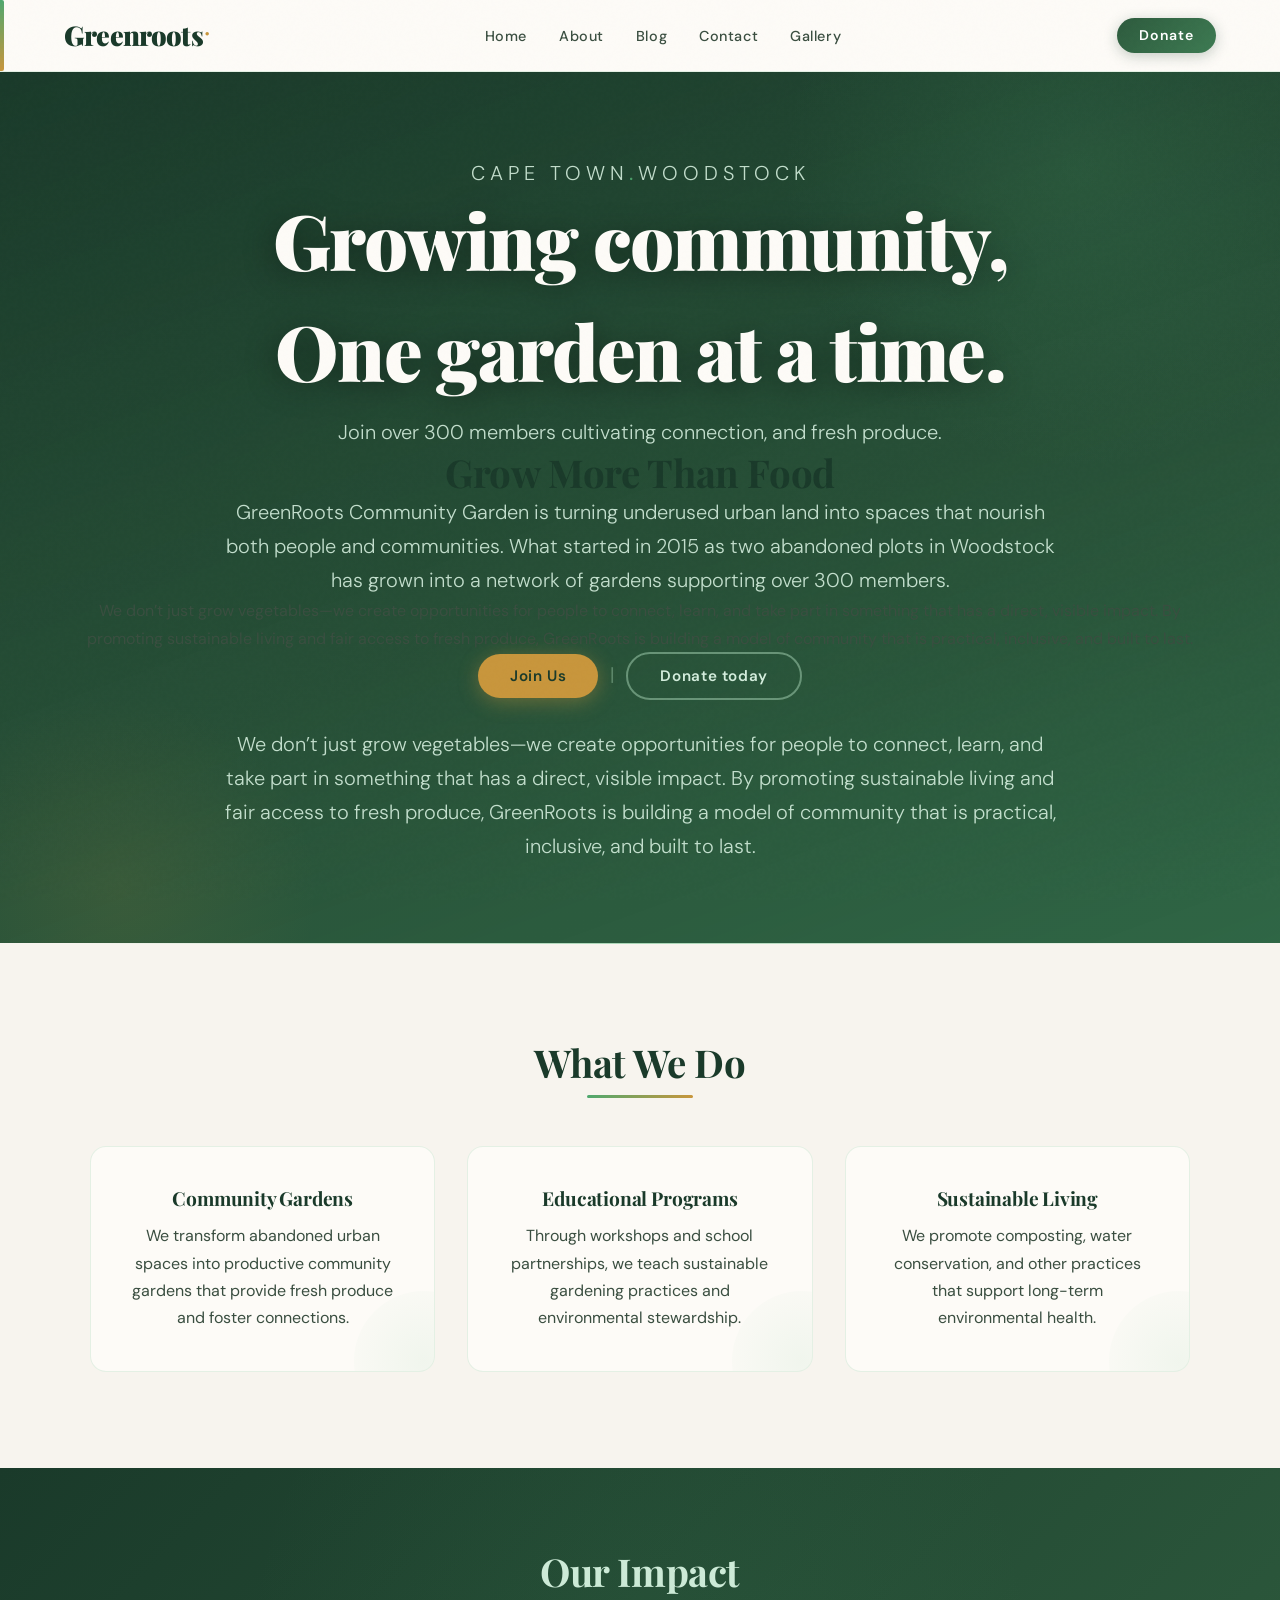
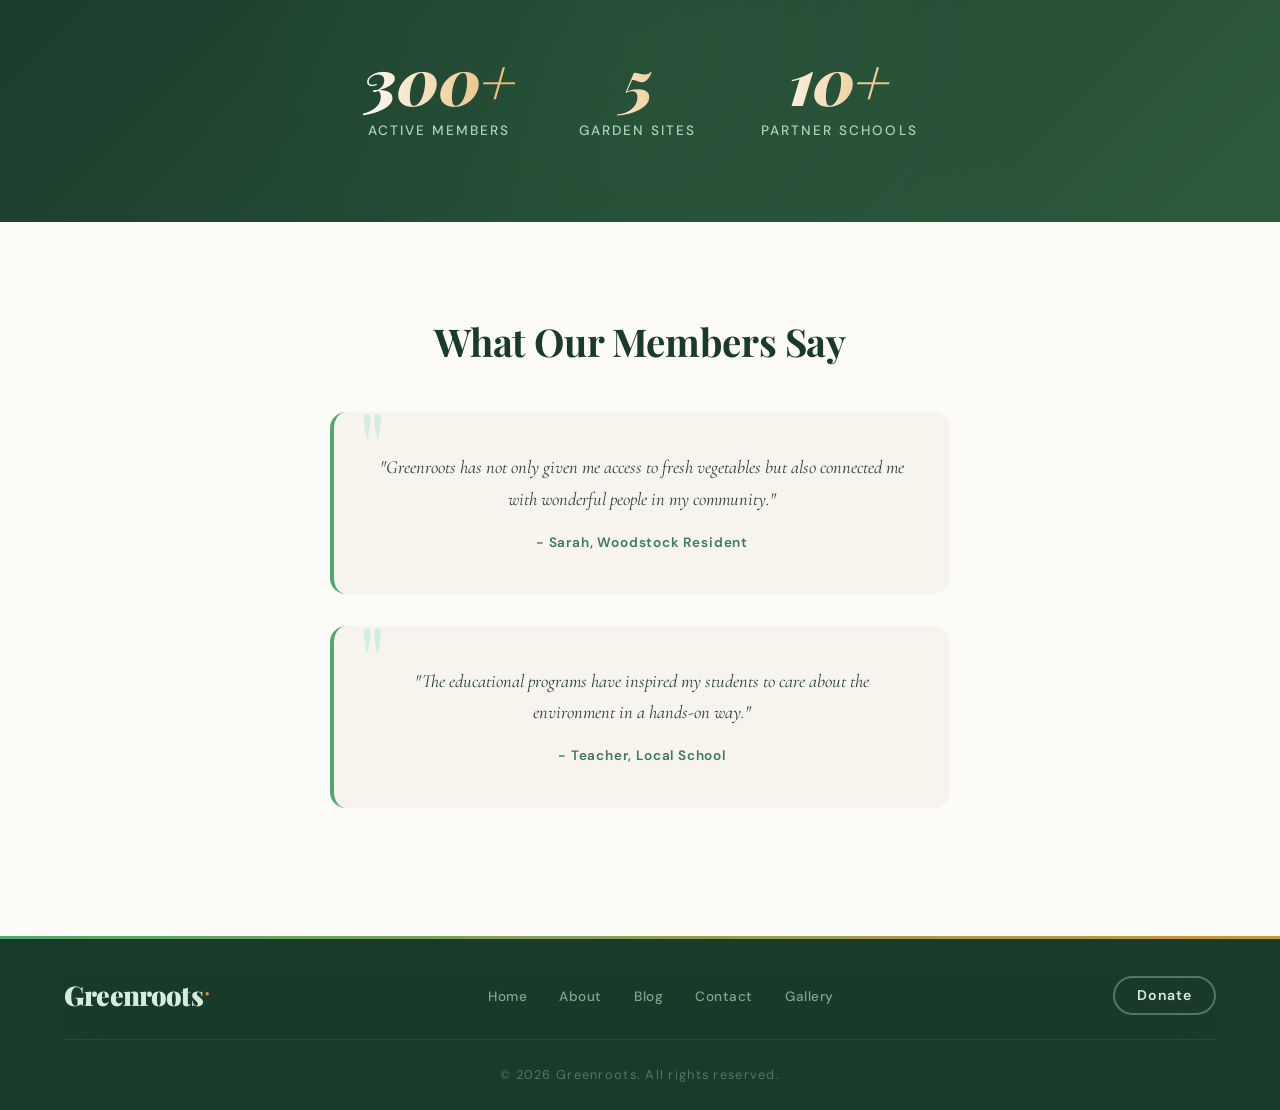
<file: Greenroots web part 2 Lesther ndlovu/Index.html>
<!DOCTYPE html>
<html lang="en">
<head>
    <meta charset="UTF-8">
    <meta name="viewport" content="width=device-width, initial-scale=1.0">
    <title>Home</title>
    <link rel="stylesheet" href="style.css">

</head>
<!-- <body> - Contains the visible content of the webpage -->
<body>
    <!-- <nav class="navbar"> - Defines the navigation section with site menu -->
    <nav class="navbar">
        <!-- <h2 class="logo"> - Heading for the site logo/brand name -->
        <h2 class="logo">Greenroots</h2>
        <!-- <ul class="nav-links"> - Unordered list for navigation links -->
        <ul class="nav-links">
            <!-- <li> - List item for each navigation link -->
            <li><a href="Landingpage.html">Home</a></li>
            <li><a href="About.html">About</a></li>
            <li><a href="Blog.html">Blog</a></li>
            <li><a href="Contact.html">Contact</a></li>
            <li><a href="Gallery.html">Gallery</a></li>
        </ul>
        <!-- <a href="Donate.html" class="donate-btn"> - Link to donate page with button styling -->
        <!-- <button> - Interactive button element -->
        <a href="Donate.html" class="donate-btn"><button>Donate</button></a>
    
    </nav>

    
</section>


<!-- <div class="home-container"> - Container div for the main content area -->
<div class="home-container">
    <!-- <div class="Home-content"> - Content wrapper with background styling -->
    <div class="Home-content">
        <!-- <section class="hero"> - Hero section for main page content -->
        <section class="hero">
            <!-- <p class="location"> - Paragraph with location styling -->
            <p class="location">CAPE TOWN<span class="dot">.</span>WOODSTOCK</p>
            <!-- <h1> - Main heading elements -->
            <h1>Growing community, </h1>
        
        
        <h1>One garden at a time.</h1>
            <!-- <p> - Paragraph elements for descriptive text -->
            <p>Join over 300 members cultivating connection, and fresh produce.</p>

            <!-- <h2> - Secondary heading -->
            <h2><center>Grow More Than Food</center></h2>
<p>GreenRoots Community Garden is turning underused urban land into spaces that nourish both people and communities. What started in 2015 as two abandoned plots in Woodstock has grown into a network of gardens supporting over 300 members.</p>

We don’t just grow vegetables—we create opportunities for people to connect, learn, and take part in something that has a direct, visible impact. By promoting sustainable living and fair access to fresh produce, GreenRoots is building a model of community that is practical, inclusive, and built to last.
            <!-- <a class="join-btn"> - Link styled as a button -->
            <a href="#" class="join-btn"><button>Join Us</button></a>
        <!-- <span class="divider"> - Span for visual divider -->
        <span class="divider">|</span>
        <a href="#" class="learn-btn"><button>Donate today</button></a>
<br><br>
        <p>We don’t just grow vegetables—we create opportunities for people to connect, learn, and take part in something that has a direct, visible impact. By promoting sustainable living and fair access to fresh produce, GreenRoots is building a model of community that is practical, inclusive, and built to last.</p>
    </div>
    </div>

    <!-- <section class="what-we-do"> - Section for "What We Do" content -->
    <section class="what-we-do">
        <h2>What We Do</h2>
        <!-- <div class="features"> - Container for feature items -->
        <div class="features">
            <!-- <div class="feature"> - Individual feature container -->
            <div class="feature">
                <!-- <h3> - Tertiary heading -->
                <h3>Community Gardens</h3>
                <p>We transform abandoned urban spaces into productive community gardens that provide fresh produce and foster connections.</p>
            </div>
            <div class="feature">
                <h3>Educational Programs</h3>
                <p>Through workshops and school partnerships, we teach sustainable gardening practices and environmental stewardship.</p>
            </div>
            <div class="feature">
                <h3>Sustainable Living</h3>
                <p>We promote composting, water conservation, and other practices that support long-term environmental health.</p>
            </div>
        </div>
    </section>

    <!-- <section class="impact"> - Section for impact statistics -->
    <section class="impact">
        <h2>Our Impact</h2>
        <!-- <div class="stats"> - Container for statistics -->
        <div class="stats">
            <!-- <div class="stat"> - Individual statistic container -->
            <div class="stat">
                <h3>300+</h3>
                <p>Active Members</p>
            </div>
            <div class="stat">
                <h3>5</h3>
                <p>Garden Sites</p>
            </div>
            <div class="stat">
                <h3>10+</h3>
                <p>Partner Schools</p>
            </div>
        </div>
    </section>

    <!-- <section class="testimonials"> - Section for member testimonials -->
    <section class="testimonials">
        <h2>What Our Members Say</h2>
        <!-- <div class="testimonial"> - Individual testimonial container -->
        <div class="testimonial">
            <p>"Greenroots has not only given me access to fresh vegetables but also connected me with wonderful people in my community."</p>
            <!-- <cite> - Citation element for testimonial source -->
            <cite>- Sarah, Woodstock Resident</cite>
        </div>
        <div class="testimonial">
            <p>"The educational programs have inspired my students to care about the environment in a hands-on way."</p>
            <cite>- Teacher, Local School</cite>
        </div>
    </section>

    
        
    
    <footer class="footer">
        <nav class="navbar footer-navbar">
            <h2 class="logo">Greenroots</h2>
            <ul class="nav-links">
                <li><a href="Landingpage.html">Home</a></li>
                <li><a href="About.html">About</a></li>
                <li><a href="Blog.html">Blog</a></li>
                <li><a href="Contact.html">Contact</a></li>
                <li><a href="Gallery.html">Gallery</a></li>
            </ul>
            <a href="#" class="donate-btn"><button>Donate</button></a>
        </nav>
        <p class="copyright">© 2026 Greenroots. All rights reserved.</p>
    </footer>
</body>
</html>
</file>
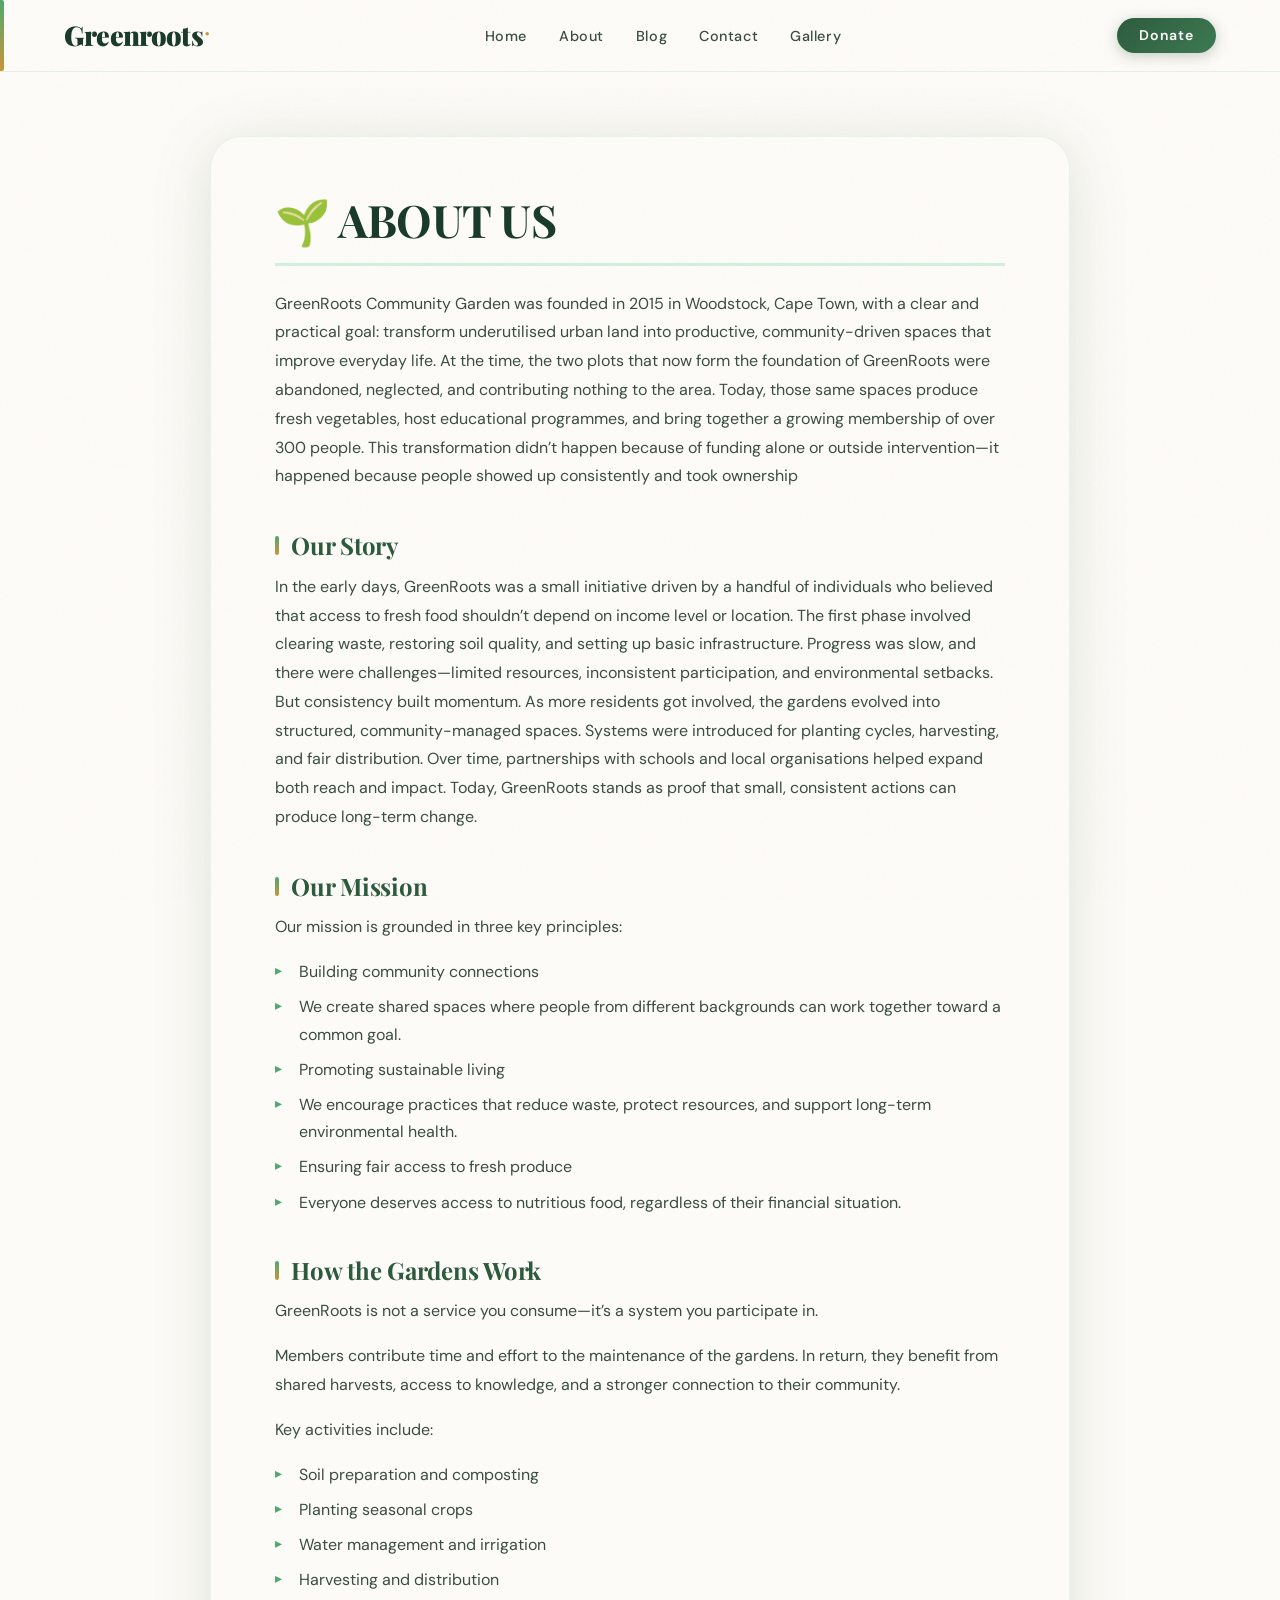
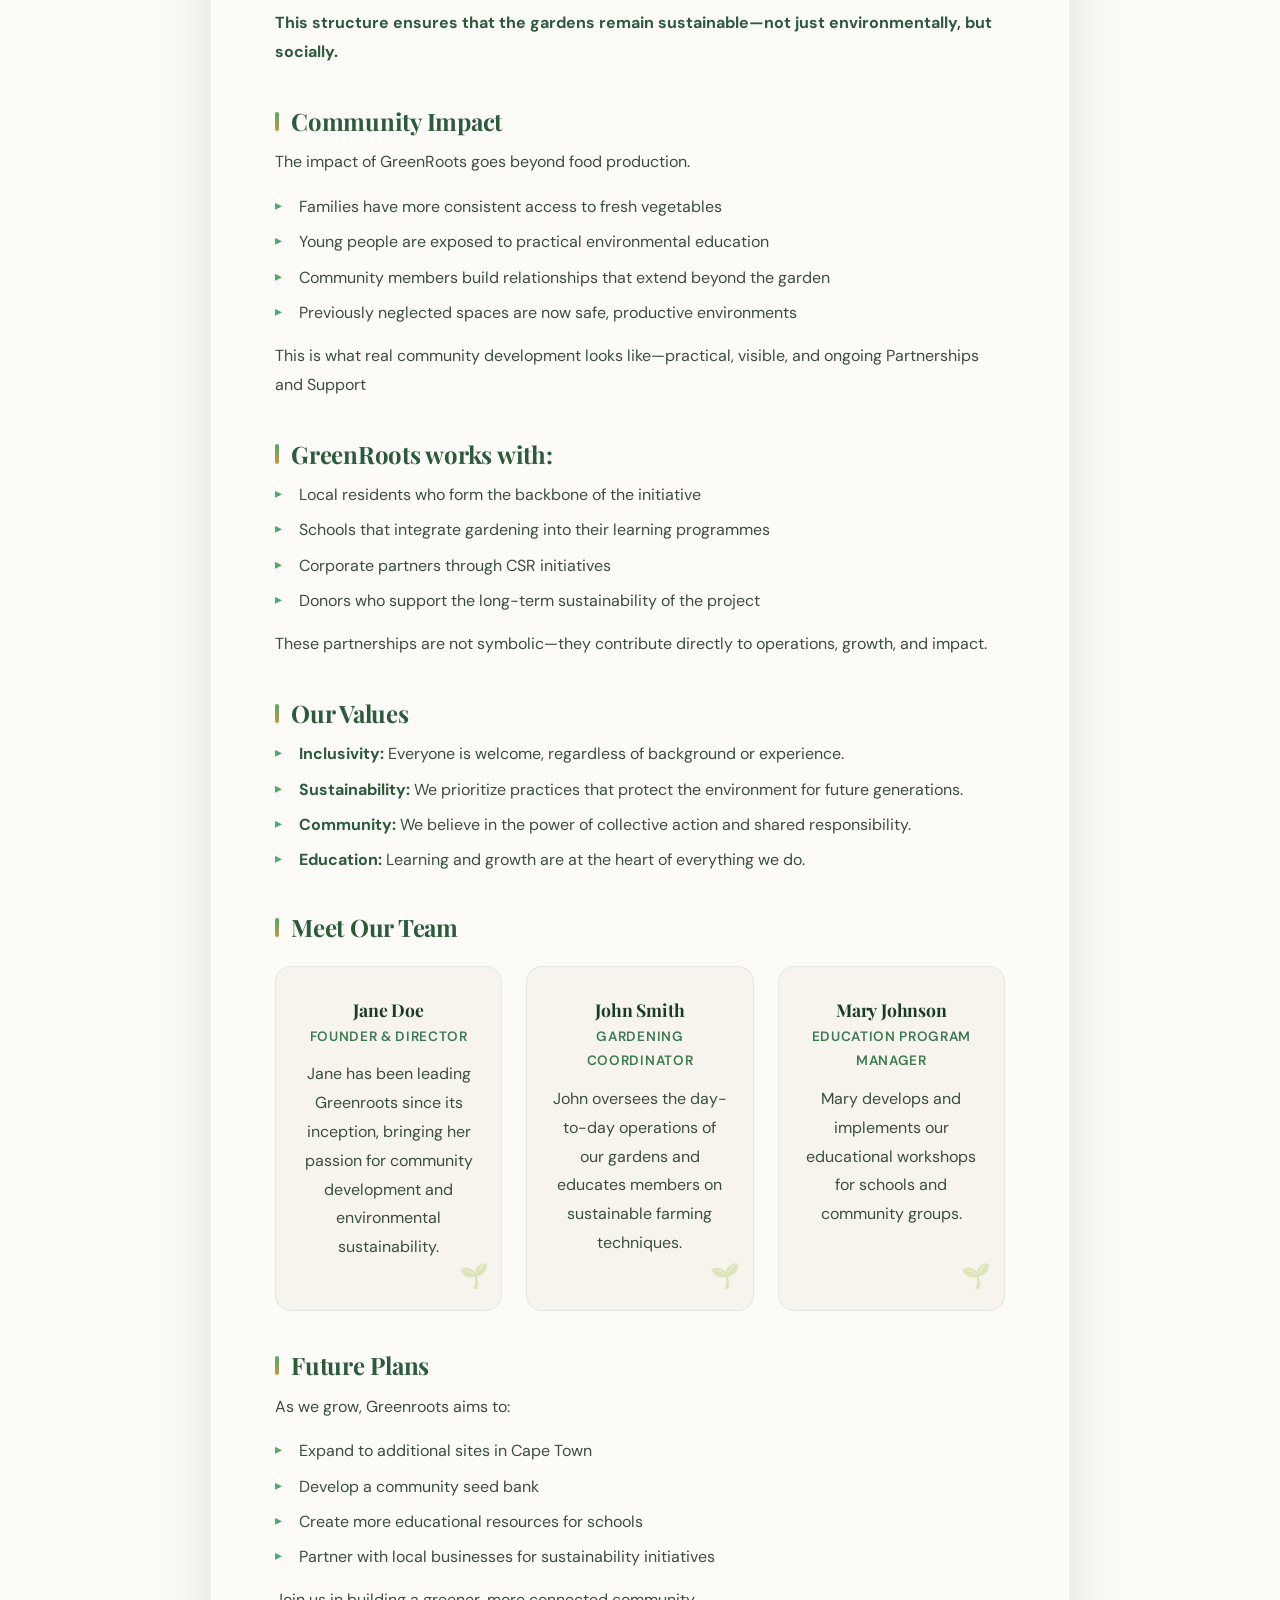
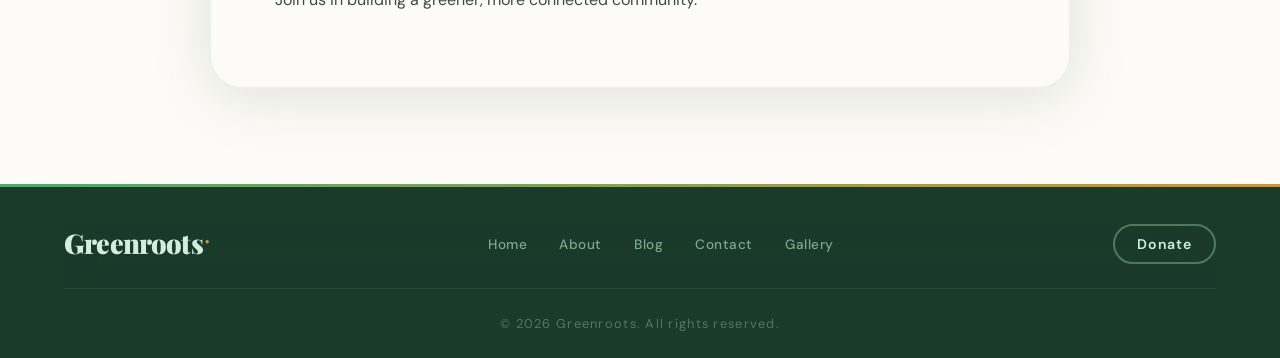
<file: Greenroots web part 2 Lesther ndlovu/About.html>
<!DOCTYPE html>
<html lang="en">
<head>
    <meta charset="UTF-8">
    <meta name="viewport" content="width=device-width, initial-scale=1.0">
    <title>About Greenroots</title>
    <link rel="stylesheet" href="style.css">
</head>
<!-- <body> - Contains the visible content of the webpage -->
<body>
    <!-- <nav class="navbar"> - Defines the navigation section with site menu -->
    <nav class="navbar">
        <!-- <h2 class="logo"> - Heading for the site logo/brand name -->
        <h2 class="logo">Greenroots</h2>
        <!-- <ul class="nav-links"> - Unordered list for navigation links -->
        <ul class="nav-links">
            <!-- <li> - List item for each navigation link -->
            <li><a href="Landingpage.html">Home</a></li>
            <li><a href="About.html">About</a></li>
            <li><a href="Blog.html">Blog</a></li>
            <li><a href="Contact.html">Contact</a></li>
            <li><a href="Gallery.html">Gallery</a></li>
        </ul>
        <!-- <a href="Donate.html" class="donate-btn"> - Link to donate page with button styling -->
        <a href="Donate.html" class="donate-btn"><button>Donate</button></a>
    </nav>

    <!-- <main class="about-container"> - Main content container for about page -->
    <main class="about-container">
        

        <!-- <section class="about-details"> - Section containing about page details -->
        <section class="about-details">
            <!-- <h1> - Main heading for the page -->
            <h1>🌱 ABOUT US</h1>
            <!-- <p> - Paragraph elements for descriptive text -->
            <p>GreenRoots Community Garden was founded in 2015 in Woodstock, Cape Town, with a clear and practical goal: transform underutilised urban land into productive, community-driven spaces that improve everyday life.

At the time, the two plots that now form the foundation of GreenRoots were abandoned, neglected, and contributing nothing to the area. Today, those same spaces produce fresh vegetables, host educational programmes, and bring together a growing membership of over 300 people.

This transformation didn’t happen because of funding alone or outside intervention—it happened because people showed up consistently and took ownership</p>
<!-- <h2> - Secondary headings --><h2>Our Story</h2>

<p>In the early days, GreenRoots was a small initiative driven by a handful of individuals who believed that access to fresh food shouldn’t depend on income level or location. The first phase involved clearing waste, restoring soil quality, and setting up basic infrastructure.

Progress was slow, and there were challenges—limited resources, inconsistent participation, and environmental setbacks. But consistency built momentum.

As more residents got involved, the gardens evolved into structured, community-managed spaces. Systems were introduced for planting cycles, harvesting, and fair distribution. Over time, partnerships with schools and local organisations helped expand both reach and impact.

Today, GreenRoots stands as proof that small, consistent actions can produce long-term change.</p>

<h2>Our Mission</h2>

<p>Our mission is grounded in three key principles:</p>

<!-- <ul> - Unordered list for mission principles -->
<ul>
<!-- <li> - List items -->
<li>Building community connections</li>
<li>We create shared spaces where people from different backgrounds can work together toward a common goal.</li>
<li>Promoting sustainable living</li>
<li>We encourage practices that reduce waste, protect resources, and support long-term environmental health.</li>
<li>Ensuring fair access to fresh produce</li>
<li>Everyone deserves access to nutritious food, regardless of their financial situation.</li>

</ul>

<h2> How the Gardens Work</h2>

<p>GreenRoots is not a service you consume—it’s a system you participate in.</p>

<p>Members contribute time and effort to the maintenance of the gardens. In return, they benefit from shared harvests, access to knowledge, and a stronger connection to their community.</p>

<p>Key activities include:</p>

<ul>
<li>Soil preparation and composting</li>
<li>Planting seasonal crops</li>
<li>Water management and irrigation</li>
<li>Harvesting and distribution</li>
</ul>

<p><b>This structure ensures that the gardens remain sustainable—not just environmentally, but socially.</p></b>

<h2>Community Impact</h2>

<p>The impact of GreenRoots goes beyond food production.</p>

<ul>
<li>Families have more consistent access to fresh vegetables</li>
<li>Young people are exposed to practical environmental education</li>
<li>Community members build relationships that extend beyond the garden</li>
<li>Previously neglected spaces are now safe, productive environments</li>
</ul>

<p>This is what real community development looks like—practical, visible, and ongoing

Partnerships and Support</p>

<h2>GreenRoots works with:</h2>

<ul>

<li>Local residents who form the backbone of the initiative</li>
<li>Schools that integrate gardening into their learning programmes</li>
<li>Corporate partners through CSR initiatives</li>
<li>Donors who support the long-term sustainability of the project</li>
</ul>

<p>These partnerships are not symbolic—they contribute directly to operations, growth, and impact.</p>

<h2>Our Values</h2>
<ul>
    <li><strong>Inclusivity:</strong> Everyone is welcome, regardless of background or experience.</li>
    <li><strong>Sustainability:</strong> We prioritize practices that protect the environment for future generations.</li>
    <li><strong>Community:</strong> We believe in the power of collective action and shared responsibility.</li>
    <li><strong>Education:</strong> Learning and growth are at the heart of everything we do.</li>
</ul>

<h2>Meet Our Team</h2>
<!-- <div class="team"> - Container for team member profiles -->
<div class="team">
    <!-- <div class="team-member"> - Individual team member container -->
    <div class="team-member">
        <!-- <h3> - Tertiary headings for team names -->
        <h3>Jane Doe</h3>
        <p>Founder & Director</p>
        <p>Jane has been leading Greenroots since its inception, bringing her passion for community development and environmental sustainability.</p>
    </div>
    <div class="team-member">
        <h3>John Smith</h3>
        <p>Gardening Coordinator</p>
        <p>John oversees the day-to-day operations of our gardens and educates members on sustainable farming techniques.</p>
    </div>
    <div class="team-member">
        <h3>Mary Johnson</h3>
        <p>Education Program Manager</p>
        <p>Mary develops and implements our educational workshops for schools and community groups.</p>
    </div>
</div>

<h2>Future Plans</h2>
<p>As we grow, Greenroots aims to:</p>
<ul>
    <li>Expand to additional sites in Cape Town</li>
    <li>Develop a community seed bank</li>
    <li>Create more educational resources for schools</li>
    <li>Partner with local businesses for sustainability initiatives</li>
</ul>

<p>Join us in building a greener, more connected community.</p>


        </section>
    </main>

    <footer class="footer">
        <nav class="navbar footer-navbar">
            <h2 class="logo">Greenroots</h2>
            <ul class="nav-links">
                <li><a href="Index.html">Home</a></li>
                <li><a href="About.html">About</a></li>
                <li><a href="Blog.html">Blog</a></li>
                <li><a href="Contact.html">Contact</a></li>
                <li><a href="Gallery.html">Gallery</a></li>
            </ul>
            <a href="#" class="donate-btn"><button>Donate</button></a>
        </nav>
        <p class="copyright">© 2026 Greenroots. All rights reserved.</p>
    </footer>
</body>
</html>
</file>
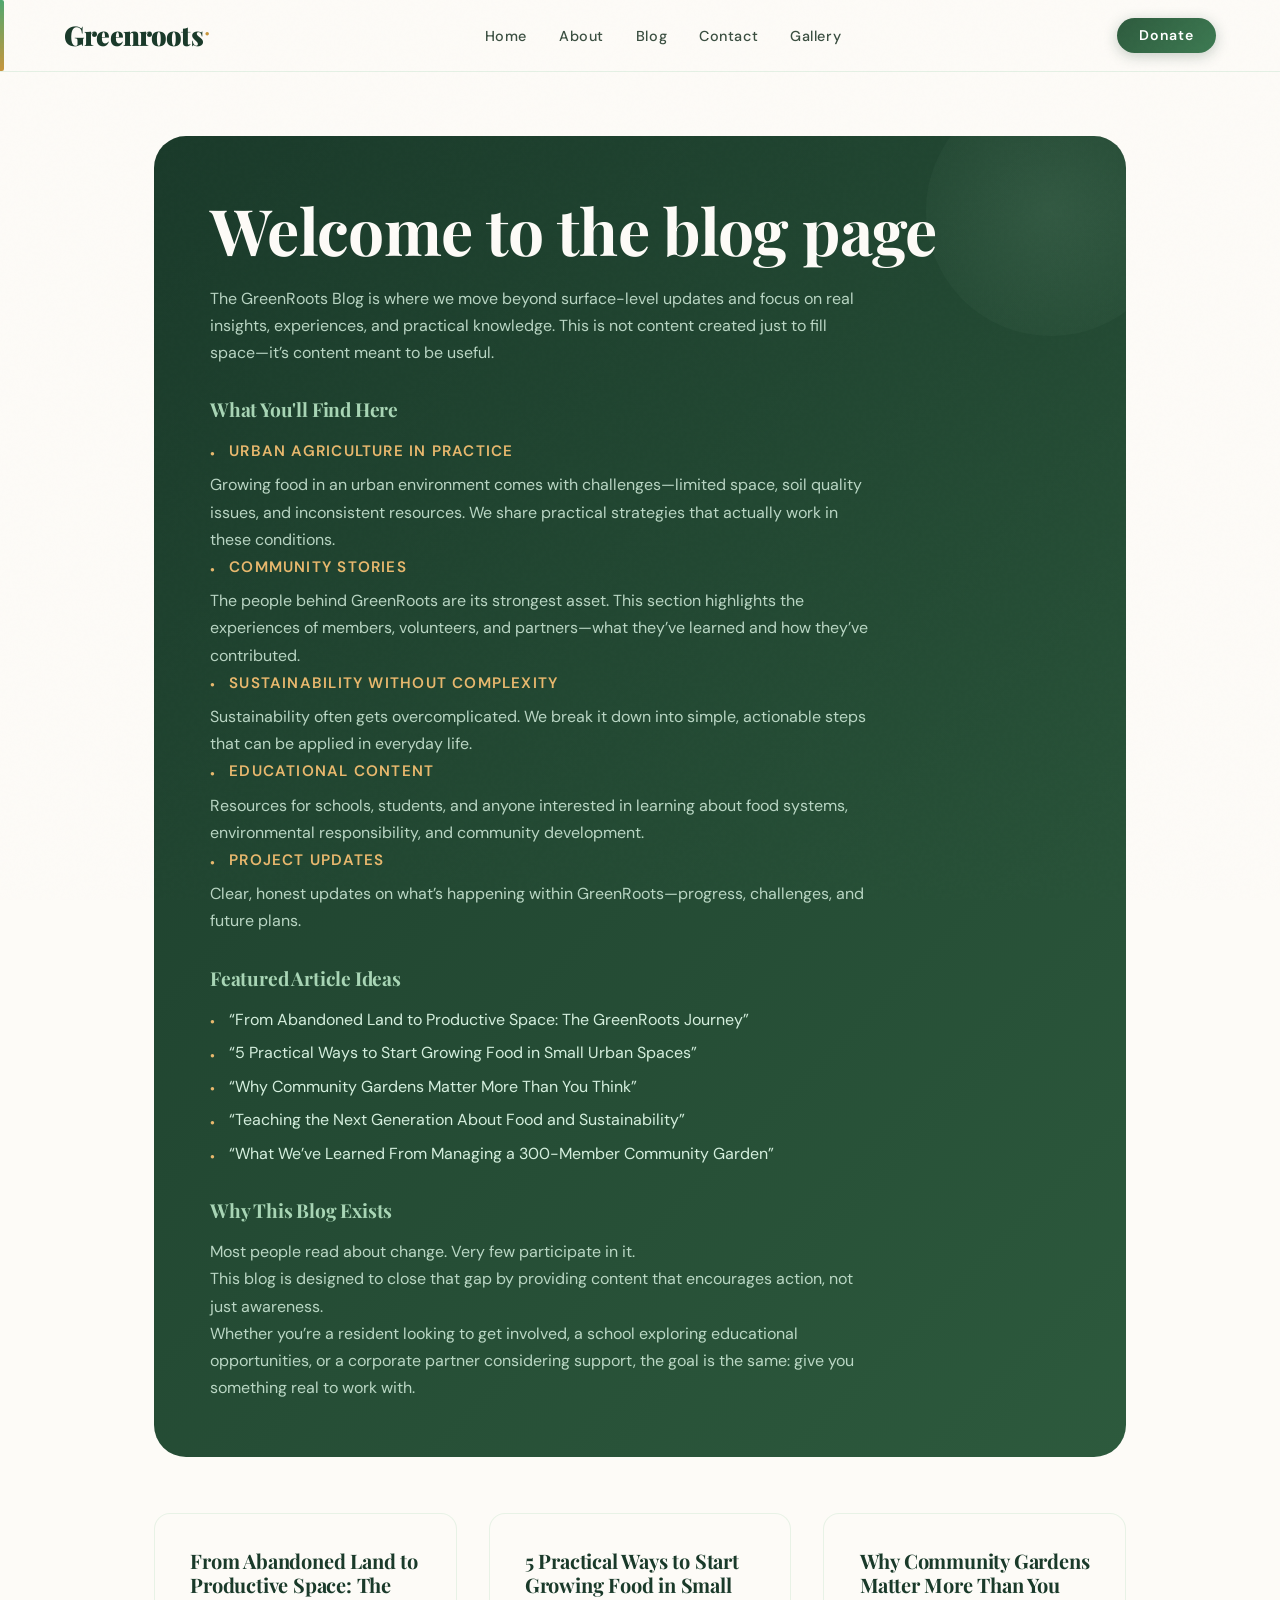
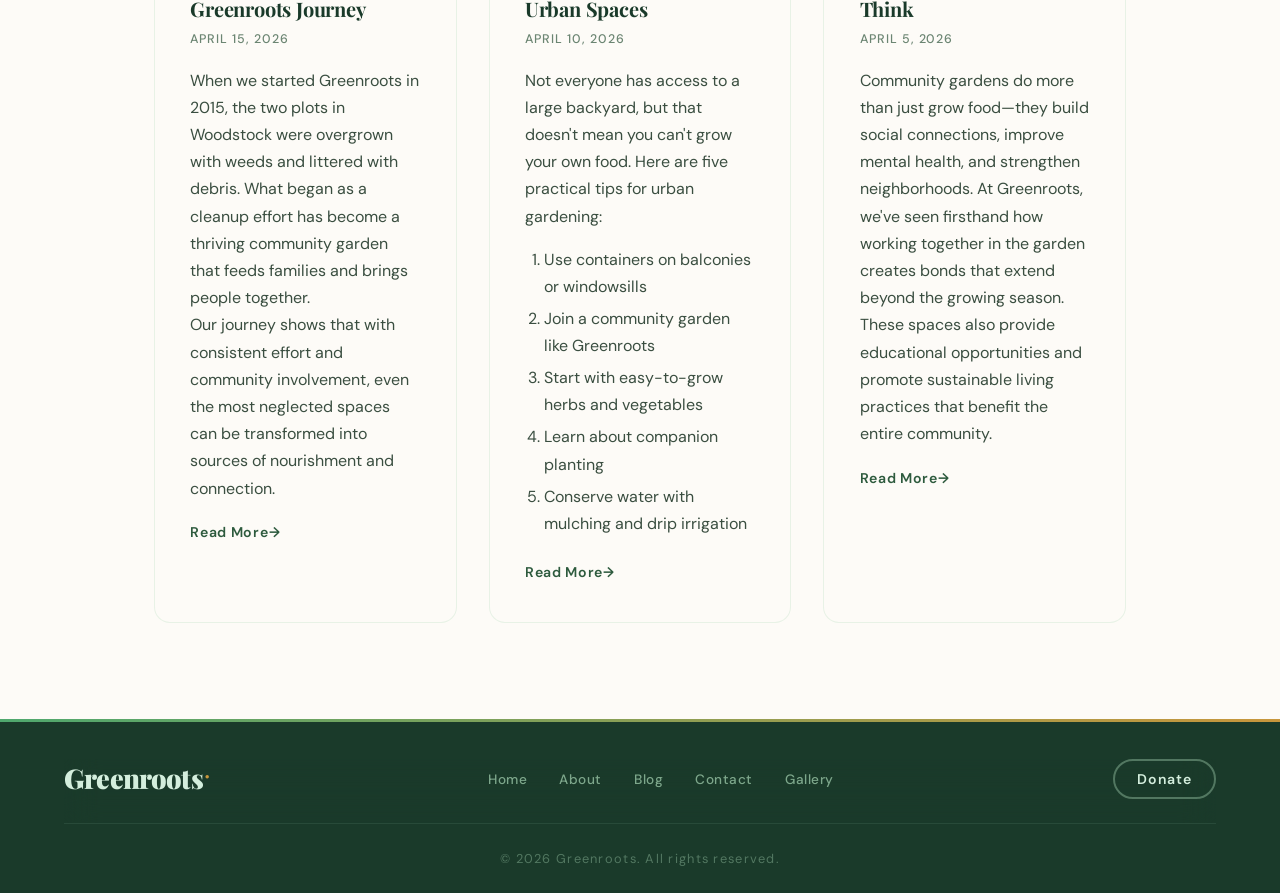
<file: Greenroots web part 2 Lesther ndlovu/Blog.html>
<!DOCTYPE html>
<html lang="en">
<head>
    <meta charset="UTF-8">
    <meta name="viewport" content="width=device-width, initial-scale=1.0">
    <title>Blog - Greenroots</title>
    <link rel="stylesheet" href="style.css">
</head>
<!-- <body> - Contains the visible content of the webpage -->
<body>
    <!-- <nav class="navbar"> - Defines the navigation section with site menu -->
    <nav class="navbar">
        <!-- <h2 class="logo"> - Heading for the site logo/brand name -->
        <h2 class="logo">Greenroots</h2>
        <!-- <ul class="nav-links"> - Unordered list for navigation links -->
        <ul class="nav-links">
            <!-- <li> - List item for each navigation link -->
            <li><a href="Index.html">Home</a></li>
            <li><a href="About.html">About</a></li>
            <li><a href="Blog.html">Blog</a></li>
            <li><a href="Contact.html">Contact</a></li>
            <li><a href="Gallery.html">Gallery</a></li>
        </ul>
        <!-- <a href="#" class="donate-btn"> - Link to donate page with button styling -->
        <a href="#" class="donate-btn"><button>Donate</button></a>
    </nav>

    <!-- <main class="blog-container"> - Main content container for blog page -->
    <main class="blog-container">
        <!-- <section class="blog-intro"> - Introduction section for the blog -->
        <section class="blog-intro">
            <!-- <h1> - Main heading for the page -->
            <h1>Welcome to the blog page </h1>
            <!-- <p> - Paragraph elements for descriptive text -->
            <p>The GreenRoots Blog is where we move beyond surface-level updates and focus on real insights, experiences, and practical knowledge.

This is not content created just to fill space—it’s content meant to be useful.</p>

<!-- <h2> - Secondary headings -->
<h2>What You'll Find Here</h2>
<!-- <ul> - Unordered list -->
<ul>
<!-- <li> - List items -->
<li><h4>Urban Agriculture in Practice</h4></li>
<p>Growing food in an urban environment comes with challenges—limited space, soil quality issues, and inconsistent resources. We share practical strategies that actually work in these conditions.</p>

<li><h4>Community Stories</h4></li>
<p>The people behind GreenRoots are its strongest asset. This section highlights the experiences of members, volunteers, and partners—what they’ve learned and how they’ve contributed.</p>

<li><h4>Sustainability Without Complexity</h4></li>
<p>Sustainability often gets overcomplicated. We break it down into simple, actionable steps that can be applied in everyday life.</p>

<li><h4>Educational Content</h4></li>
<p>Resources for schools, students, and anyone interested in learning about food systems, environmental responsibility, and community development.</p>

<li><h4>Project Updates</h4></li>
<p>Clear, honest updates on what’s happening within GreenRoots—progress, challenges, and future plans.</p>

<h2>Featured Article Ideas</h2>
<ul>
    <li>“From Abandoned Land to Productive Space: The GreenRoots Journey”</li>
    <li>“5 Practical Ways to Start Growing Food in Small Urban Spaces”</li>
    <li>“Why Community Gardens Matter More Than You Think”</li>
    <li>“Teaching the Next Generation About Food and Sustainability”</li>
    <li>“What We’ve Learned From Managing a 300-Member Community Garden”</li>
</ul>

<h2>Why This Blog Exists</h2>

<p>Most people read about change. Very few participate in it.</p>

<p>This blog is designed to close that gap by providing content that encourages action, not just awareness.</p>


<p>Whether you’re a resident looking to get involved, a school exploring educational opportunities, or a corporate partner considering support, the goal is the same: give you something real to work with.</p>
</ul>
        </section>

        <!-- <section class="blog-posts"> - Section containing blog post articles -->
        <section class="blog-posts">
            <!-- <article class="blog-post"> - Individual blog post container -->
            <article class="blog-post">
                <!-- <h2> - Article headings -->
                <h2>From Abandoned Land to Productive Space: The Greenroots Journey</h2>
                <!-- <p class="post-date"> - Date paragraph with styling -->
                <p class="post-date">April 15, 2026</p>
                <p>When we started Greenroots in 2015, the two plots in Woodstock were overgrown with weeds and littered with debris. What began as a cleanup effort has become a thriving community garden that feeds families and brings people together.</p>
                <p>Our journey shows that with consistent effort and community involvement, even the most neglected spaces can be transformed into sources of nourishment and connection.</p>
                <a href="#" class="read-more">Read More</a>
            </article>

            <article class="blog-post">
                <h2>5 Practical Ways to Start Growing Food in Small Urban Spaces</h2>
                <p class="post-date">April 10, 2026</p>
                <p>Not everyone has access to a large backyard, but that doesn't mean you can't grow your own food. Here are five practical tips for urban gardening:</p>
                <!-- <ol> - Ordered list -->
                <ol>
                <!-- <li> - List items -->
                    <li>Use containers on balconies or windowsills</li>
                    <li>Join a community garden like Greenroots</li>
                    <li>Start with easy-to-grow herbs and vegetables</li>
                    <li>Learn about companion planting</li>
                    <li>Conserve water with mulching and drip irrigation</li>
                </ol>
                <a href="#" class="read-more">Read More</a>
            </article>

            <article class="blog-post">
                <h2>Why Community Gardens Matter More Than You Think</h2>
                <p class="post-date">April 5, 2026</p>
                <p>Community gardens do more than just grow food—they build social connections, improve mental health, and strengthen neighborhoods. At Greenroots, we've seen firsthand how working together in the garden creates bonds that extend beyond the growing season.</p>
                <p>These spaces also provide educational opportunities and promote sustainable living practices that benefit the entire community.</p>
                <a href="#" class="read-more">Read More</a>
            </article>
        </section>

        
        
    </main>
    <footer class="footer">
        <nav class="navbar footer-navbar">
            <h2 class="logo">Greenroots</h2>
            <ul class="nav-links">
                <li><a href="Landingpage.html">Home</a></li>
                <li><a href="About.html">About</a></li>
                <li><a href="Blog.html">Blog</a></li>
                <li><a href="Contact.html">Contact</a></li>
                <li><a href="Gallery.html">Gallery</a></li>
            </ul>
            <a href="Donate.html" class="donate-btn"><button>Donate</button></a> 
                </nav> 
        <p class="copyright">© 2026 Greenroots. All rights reserved.</p>
    </footer>
</body>
</html>
</file>
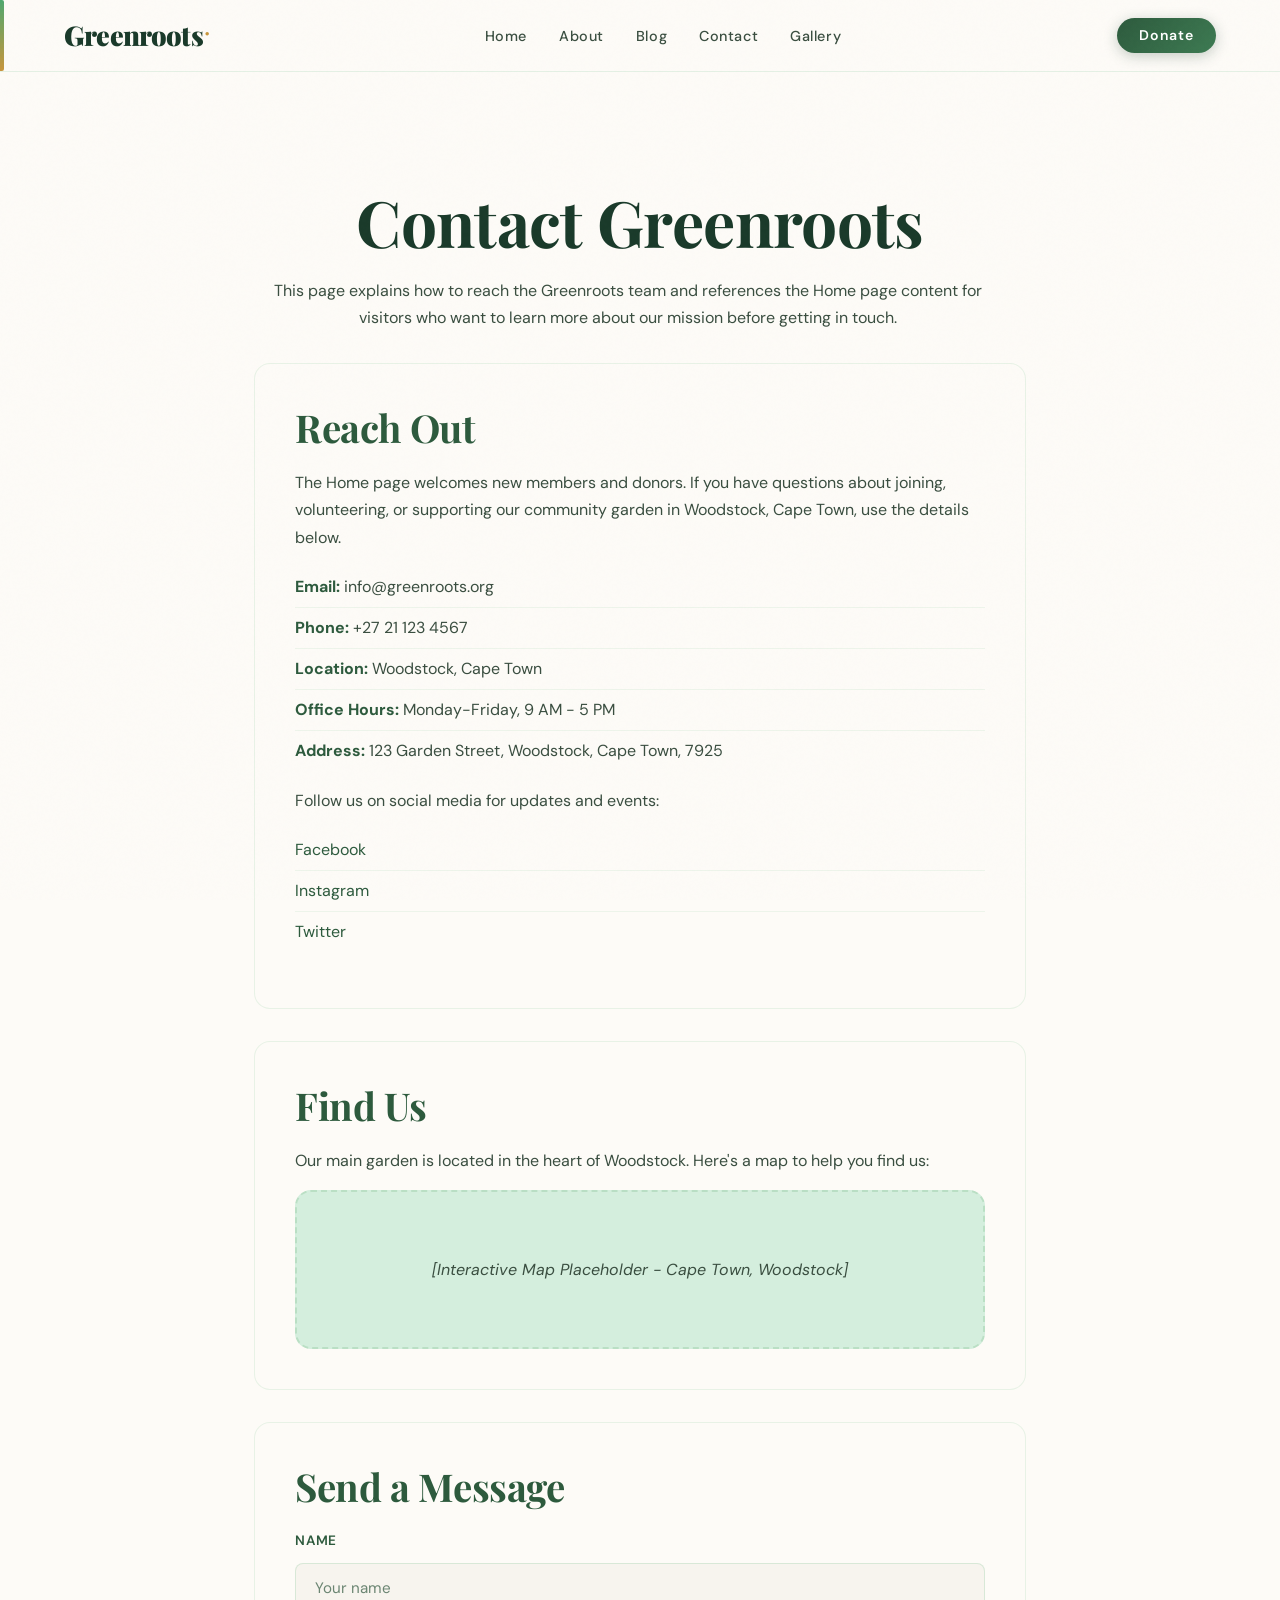
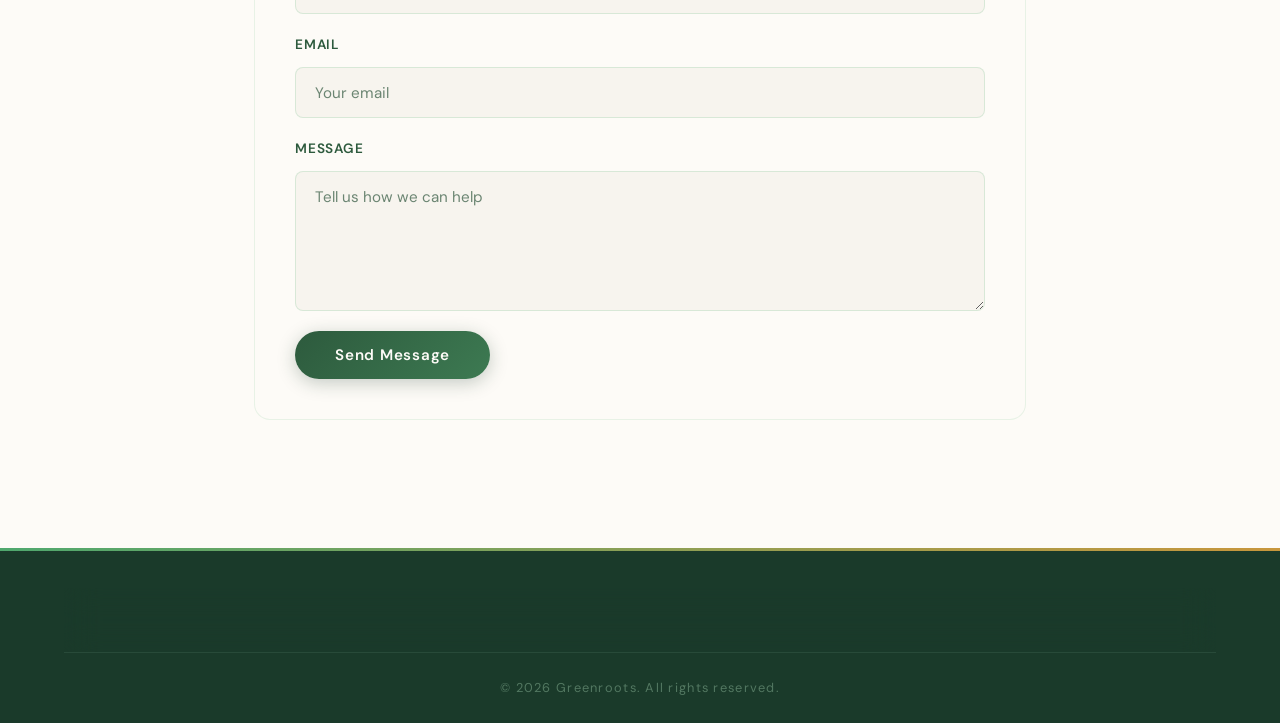
<file: Greenroots web part 2 Lesther ndlovu/Contact.html>
<!DOCTYPE html>
<html lang="en">
<head>
    <meta charset="UTF-8">
    <meta name="viewport" content="width=device-width, initial-scale=1.0">
    <title>Contact - Greenroots</title>
    <link rel="stylesheet" href="style.css">
</head>
<!-- <body> - Contains the visible content of the webpage -->
<body>
    <!-- <nav class="navbar"> - Defines the navigation section with site menu -->
    <nav class="navbar">
        <!-- <h2 class="logo"> - Heading for the site logo/brand name -->
        <h2 class="logo">Greenroots</h2>
        <!-- <ul class="nav-links"> - Unordered list for navigation links -->
        <ul class="nav-links">
            <!-- <li> - List item for each navigation link -->
            <li><a href="Index.html">Home</a></li>
            <li><a href="About.html">About</a></li>
            <li><a href="Blog.html">Blog</a></li>
            <li><a href="Contact.html">Contact</a></li>
            <li><a href="Gallery.html">Gallery</a></li>
        </ul>
        <!-- <a href="Donate.html" class="donate-btn"> - Link to donate page with button styling -->
        <a href="Donate.html" class="donate-btn"><button>Donate</button></a>
    </nav>

    <!-- <main class="contact-container"> - Main content container for contact page -->
    <main class="contact-container">
        <!-- <section class="contact-intro"> - Introduction section for contact page -->
        <section class="contact-intro">
            <!-- <h1> - Main heading for the page -->
            <h1>Contact Greenroots</h1>
            <!-- <p> - Paragraph elements for descriptive text -->
            <p>This page explains how to reach the Greenroots team and references the Home page content for visitors who want to learn more about our mission before getting in touch.</p>
        </section>

        <!-- <section class="contact-details"> - Section with contact information -->
        <section class="contact-details">
            <!-- <h2> - Secondary headings -->
            <h2>Reach Out</h2>
            <p>The Home page welcomes new members and donors. If you have questions about joining, volunteering, or supporting our community garden in Woodstock, Cape Town, use the details below.</p>
            <!-- <ul> - Unordered list for contact details -->
            <ul>
            <!-- <li> - List items -->
                <li><strong>Email:</strong> info@greenroots.org</li>
                <li><strong>Phone:</strong> +27 21 123 4567</li>
                <li><strong>Location:</strong> Woodstock, Cape Town</li>
                <li><strong>Office Hours:</strong> Monday-Friday, 9 AM - 5 PM</li>
                <li><strong>Address:</strong> 123 Garden Street, Woodstock, Cape Town, 7925</li>
            </ul>
            <p>Follow us on social media for updates and events:</p>
            <ul>
                <li><a href="#">Facebook</a></li>
                <li><a href="#">Instagram</a></li>
                <li><a href="#">Twitter</a></li>
            </ul>
        </section>

        <section class="map-section">
            <h2>Find Us</h2>
            <p>Our main garden is located in the heart of Woodstock. Here's a map to help you find us:</p>
            <div class="map-placeholder">
                <p>[Interactive Map Placeholder - Cape Town, Woodstock]</p>
            </div>
        </section>

        <section class="contact-form-section">
            <h2>Send a Message</h2>
            <!-- <form class="contact-form"> - Contact form -->
            <form class="contact-form">
                <!-- <label> - Labels for form inputs -->
                <label for="name">Name</label>
                <!-- <input> - Text input field -->
                <input type="text" id="name" name="name" placeholder="Your name">

                <label for="email">Email</label>
                <!-- <input> - Email input field -->
                <input type="email" id="email" name="email" placeholder="Your email">

                <label for="message">Message</label>
                <!-- <textarea> - Multi-line text input -->
                <textarea id="message" name="message" placeholder="Tell us how we can help"></textarea>

                <!-- <button> - Submit button -->
                <button type="submit">Send Message</button>
            </form>
        </section>
    </main>
    <footer class="footer">
        <nav class="navbar footer-navbar">
            <h2 class="logo">Greenroots</h2>
            <ul class="nav-links">
                <li><a href="Index.html">Home</a></li>
                <li><a href="About.html">About</a></li>
                <li><a href="Blog.html">Blog</a></li>
                <li><a href="Contact.html">Contact</a></li>
                <li><a href="Gallery.html">Gallery</a></li>
            </ul>
            <a href="#" class="donate-btn"><button>Donate</button></a>
        </nav>
        <p class="copyright">© 2026 Greenroots. All rights reserved.</p>
    </footer>
</body>
</html>
</file>
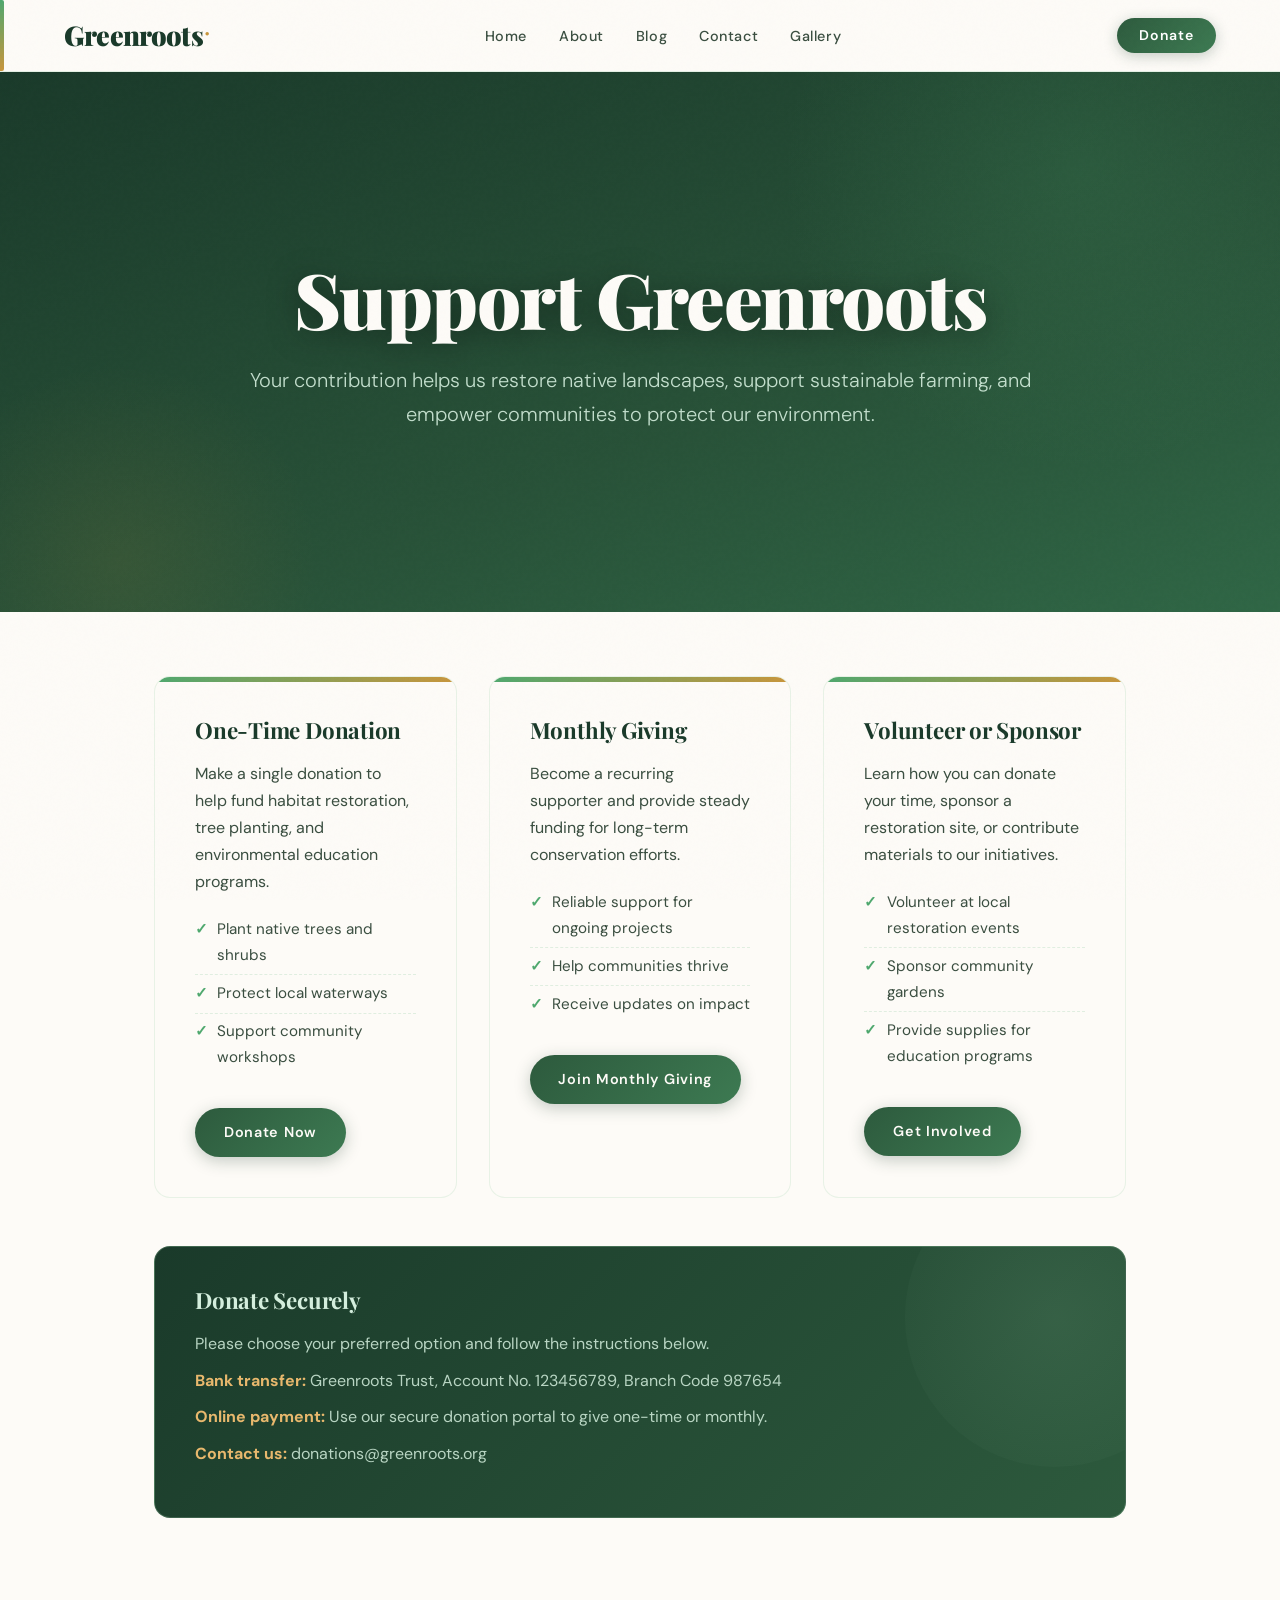
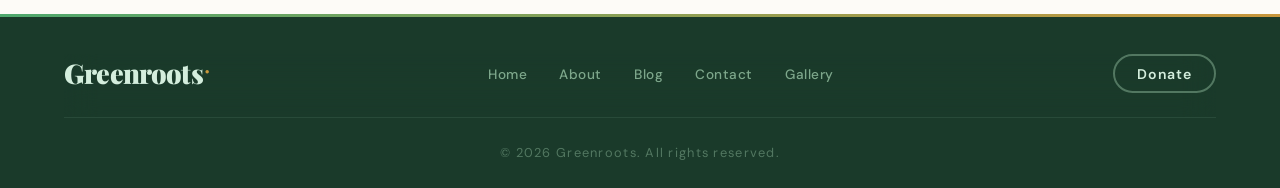
<file: Greenroots web part 2 Lesther ndlovu/Donate.html>
<!DOCTYPE html>
<html lang="en">
<head>
    <meta charset="UTF-8">
    <meta name="viewport" content="width=device-width, initial-scale=1.0">
    <title>Donate - Greenroots</title>
    <link rel="stylesheet" href="style.css">
</head>
<body>
    <nav class="navbar">
        <h2 class="logo">Greenroots</h2>
        <ul class="nav-links">
            <li><a href="Landingpage.html">Home</a></li>
            <li><a href="About.html">About</a></li>
            <li><a href="Blog.html">Blog</a></li>
            <li><a href="Contact.html">Contact</a></li>
            <li><a href="Gallery.html">Gallery</a></li>
        </ul>
        <a href="Donate.html" class="donate-btn"><button>Donate</button></a>
    </nav>

    <div class="home-container">
        <div class="Home-content">
            <section class="hero">
                <h1>Support Greenroots</h1>
                <p>Your contribution helps us restore native landscapes, support sustainable farming, and empower communities to protect our environment.</p>
            </section>
        </div>
    </div>

    <main class="donate-container">
        <section class="donation-options">
            <!-- <article class="card"> - Article element for donation option content -->
            <article class="card">
                <h2>One-Time Donation</h2>
                <p>Make a single donation to help fund habitat restoration, tree planting, and environmental education programs.</p>
                <ul>
                    <li>Plant native trees and shrubs</li>
                    <li>Protect local waterways</li>
                    <li>Support community workshops</li>
                </ul>
                <a class="donate-button" href="#donate-form">Donate Now</a>
            </article>

            <article class="card">
                <h2>Monthly Giving</h2>
                <p>Become a recurring supporter and provide steady funding for long-term conservation efforts.</p>
                <ul>
                    <li>Reliable support for ongoing projects</li>
                    <li>Help communities thrive</li>
                    <li>Receive updates on impact</li>
                </ul>
                <a class="donate-button" href="#donate-form">Join Monthly Giving</a>
            </article>

            <article class="card">
                <h2>Volunteer or Sponsor</h2>
                <p>Learn how you can donate your time, sponsor a restoration site, or contribute materials to our initiatives.</p>
                <ul>
                    <li>Volunteer at local restoration events</li>
                    <li>Sponsor community gardens</li>
                    <li>Provide supplies for education programs</li>
                </ul>
                <a class="donate-button" href="Contact.html">Get Involved</a>
            </article>
        </section>

        <section id="donate-form" class="card donate-form">
            <h2>Donate Securely</h2>
            <p>Please choose your preferred option and follow the instructions below.</p>
            <p><strong>Bank transfer:</strong> Greenroots Trust, Account No. 123456789, Branch Code 987654</p>
            <p><strong>Online payment:</strong> Use our secure donation portal to give one-time or monthly.</p>
            <p><strong>Contact us:</strong> donations@greenroots.org</p>
        </section>
    </main>

    <footer class="footer">
        <nav class="navbar footer-navbar">
            <h2 class="logo">Greenroots</h2>
            <ul class="nav-links">
                <li><a href="Index.html">Home</a></li>
                <li><a href="About.html">About</a></li>
                <li><a href="Blog.html">Blog</a></li>
                <li><a href="Contact.html">Contact</a></li>
                <li><a href="Gallery.html">Gallery</a></li>
            </ul>
            <a href="Donate.html" class="donate-btn"><button>Donate</button></a>
        </nav>
        <p class="copyright">© 2026 Greenroots. All rights reserved.</p>
    </footer>
</body>
</html>
</file>
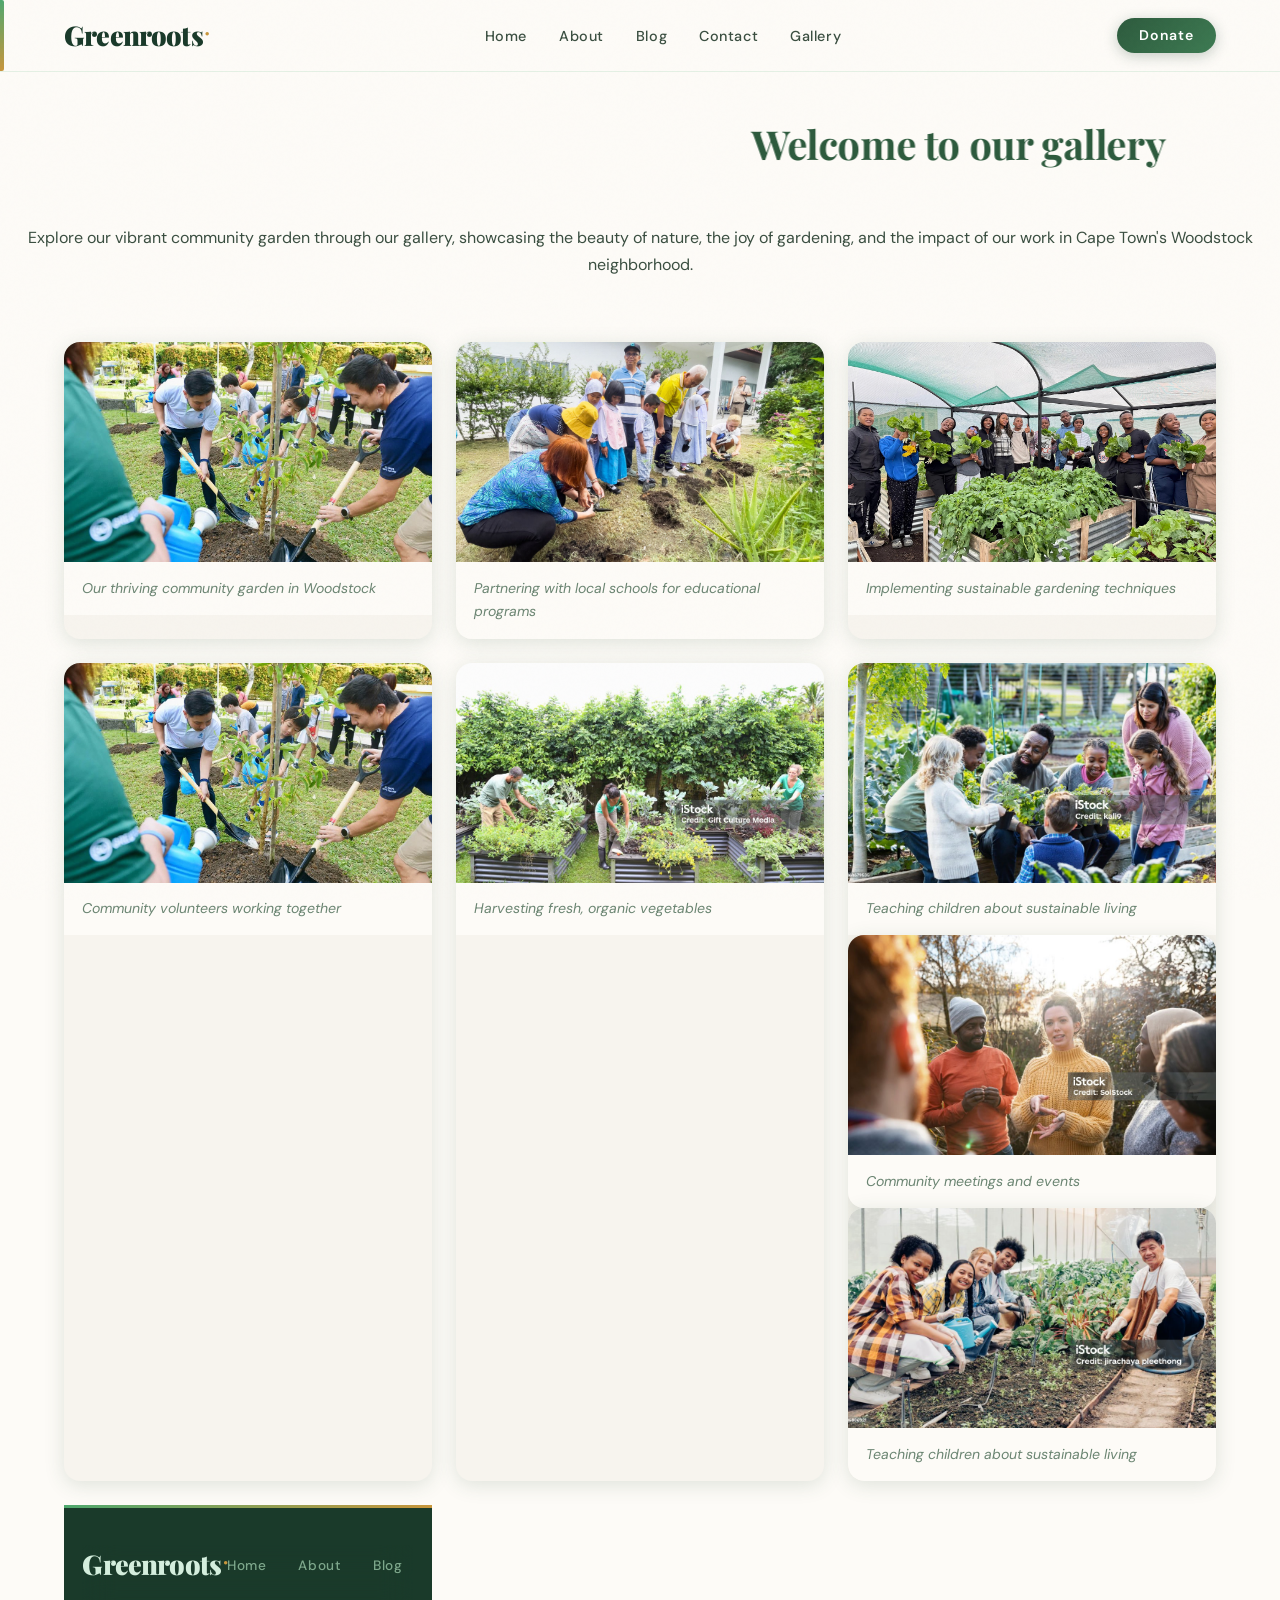
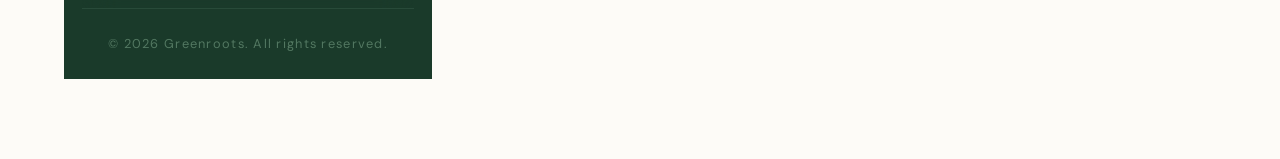
<file: Greenroots web part 2 Lesther ndlovu/Gallery.html>
<!-- <!DOCTYPE html> - Declares the document type and HTML version for browser compatibility -->
<!DOCTYPE html>
<!-- <html lang="en"> - Root element of the HTML document, lang attribute specifies the language as English -->
<html lang="en">
<!-- <head> - Contains meta-information about the document, such as title and links to stylesheets -->
<head>
    <!-- <meta charset="UTF-8"> - Specifies the character encoding for the document -->
    <meta charset="UTF-8">
    <!-- <meta name="viewport" content="width=device-width, initial-scale=1.0"> - Ensures proper rendering on mobile devices -->
    <meta name="viewport" content="width=device-width, initial-scale=1.0">
    <!-- <title> - Sets the title of the webpage that appears in the browser tab -->
    <title>Gallery - Greenroots</title>
    <!-- <link rel="stylesheet" href="style.css"> - Links to the external CSS stylesheet for styling -->
    <link rel="stylesheet" href="style.css">
</head>
<!-- <body> - Contains the visible content of the webpage -->
<body>
    <!-- <nav class="navbar"> - Defines the navigation section with site menu -->
    <nav class="navbar">
        <!-- <h2 class="logo"> - Heading for the site logo/brand name -->
        <h2 class="logo">Greenroots</h2>
        <!-- <ul class="nav-links"> - Unordered list for navigation links -->
        <ul class="nav-links">
            <!-- <li> - List item for each navigation link -->
            <li><a href="Landingpage.html">Home</a></li>
            <li><a href="About.html">About</a></li>
            <li><a href="Blog.html">Blog</a></li>
            <li><a href="Contact.html">Contact</a></li>
            <li><a href="Gallery.html">Gallery</a></li>
        </ul>
        <!-- <a href="Donate.html" class="donate-btn"> - Link to donate page with button styling -->
        <a href="Donate.html" class="donate-btn"><button>Donate</button></a>
    </nav>
    <!-- <h1> - Main heading for the page -->
    <h1><center><marquee behavior="alternate" direction="left">Welcome to our gallery</marquee></center></h1>
    <!-- <p> - Paragraph element for descriptive text -->
    <p><center>Explore our vibrant community garden through our gallery, showcasing the beauty of nature, the joy of gardening, and the impact of our work in Cape Town's Woodstock neighborhood.</center></p>

    <!-- <div class="gallery-container"> - Container div for the gallery grid layout -->
    <div class="gallery-container">
        <!-- <div class="gallery-item"> - Individual item container for each gallery image and caption -->
        <div class="gallery-item">
            <!-- <img src="Assets/fea-img-A-Greener-Future-min.jpg" alt="Community Garden"> - Image element displaying a photo with alt text for accessibility -->
            <img src="Assets/fea-img-A-Greener-Future-min.jpg" alt="Community Garden">
            <p>Our thriving community garden in Woodstock</p>
        </div>
        <div class="gallery-item">
            <img src="Assets/Gardens-of-Eden-Green-Planet-School-farm-Sponsorship-1-1024x685.jpg" alt="School Partnership">
            <p>Partnering with local schools for educational programs</p>
        </div>
        <div class="gallery-item">
            <img src="Assets/Green-Campus-Initiative-plants-hope-anew-1.jpeg" alt="Sustainable Practices">
            <p>Implementing sustainable gardening techniques</p>
        </div>
        <div class="gallery-item">
            <img src="Assets/fea-img-A-Greener-Future-min.jpg" alt="Volunteer Day">
            <p>Community volunteers working together</p>
        </div>
        <div class="gallery-item">
            <img src="Assets/charitty 2.jpg" alt="Fresh Produce">
            <p>Harvesting fresh, organic vegetables</p>
        </div>
        <div class="gallery-item">
            <img src="Assets/charrity 3.jpg" alt="Educational Workshop">
            <p>Teaching children about sustainable living</p>

        <div class="gallery-item">
            <img src="Assets/community meeting.jpg" alt="Community Meeting">
            <p>Community meetings and events</p>
        </div>
        <div class="gallery-item">
            <img src="Assets/diversity.jpg" alt="Educational Workshop">
            <p>Teaching children about sustainable living</p>




        </div>
    </div>

      <footer class="footer">
        <nav class="navbar footer-navbar">
            <h2 class="logo">Greenroots</h2>
            <ul class="nav-links">
                <li><a href="Landingpage.html">Home</a></li>
                <li><a href="About.html">About</a></li>
                <li><a href="Blog.html">Blog</a></li>
                <li><a href="Contact.html">Contact</a></li>
                <li><a href="Gallery.html">Gallery</a></li>
            </ul>
            <a href="#" class="donate-btn"><button>Donate</button></a>
        </nav>
        <p class="copyright">© 2026 Greenroots. All rights reserved.</p>
    </footer>
</body>
</html>
</file>
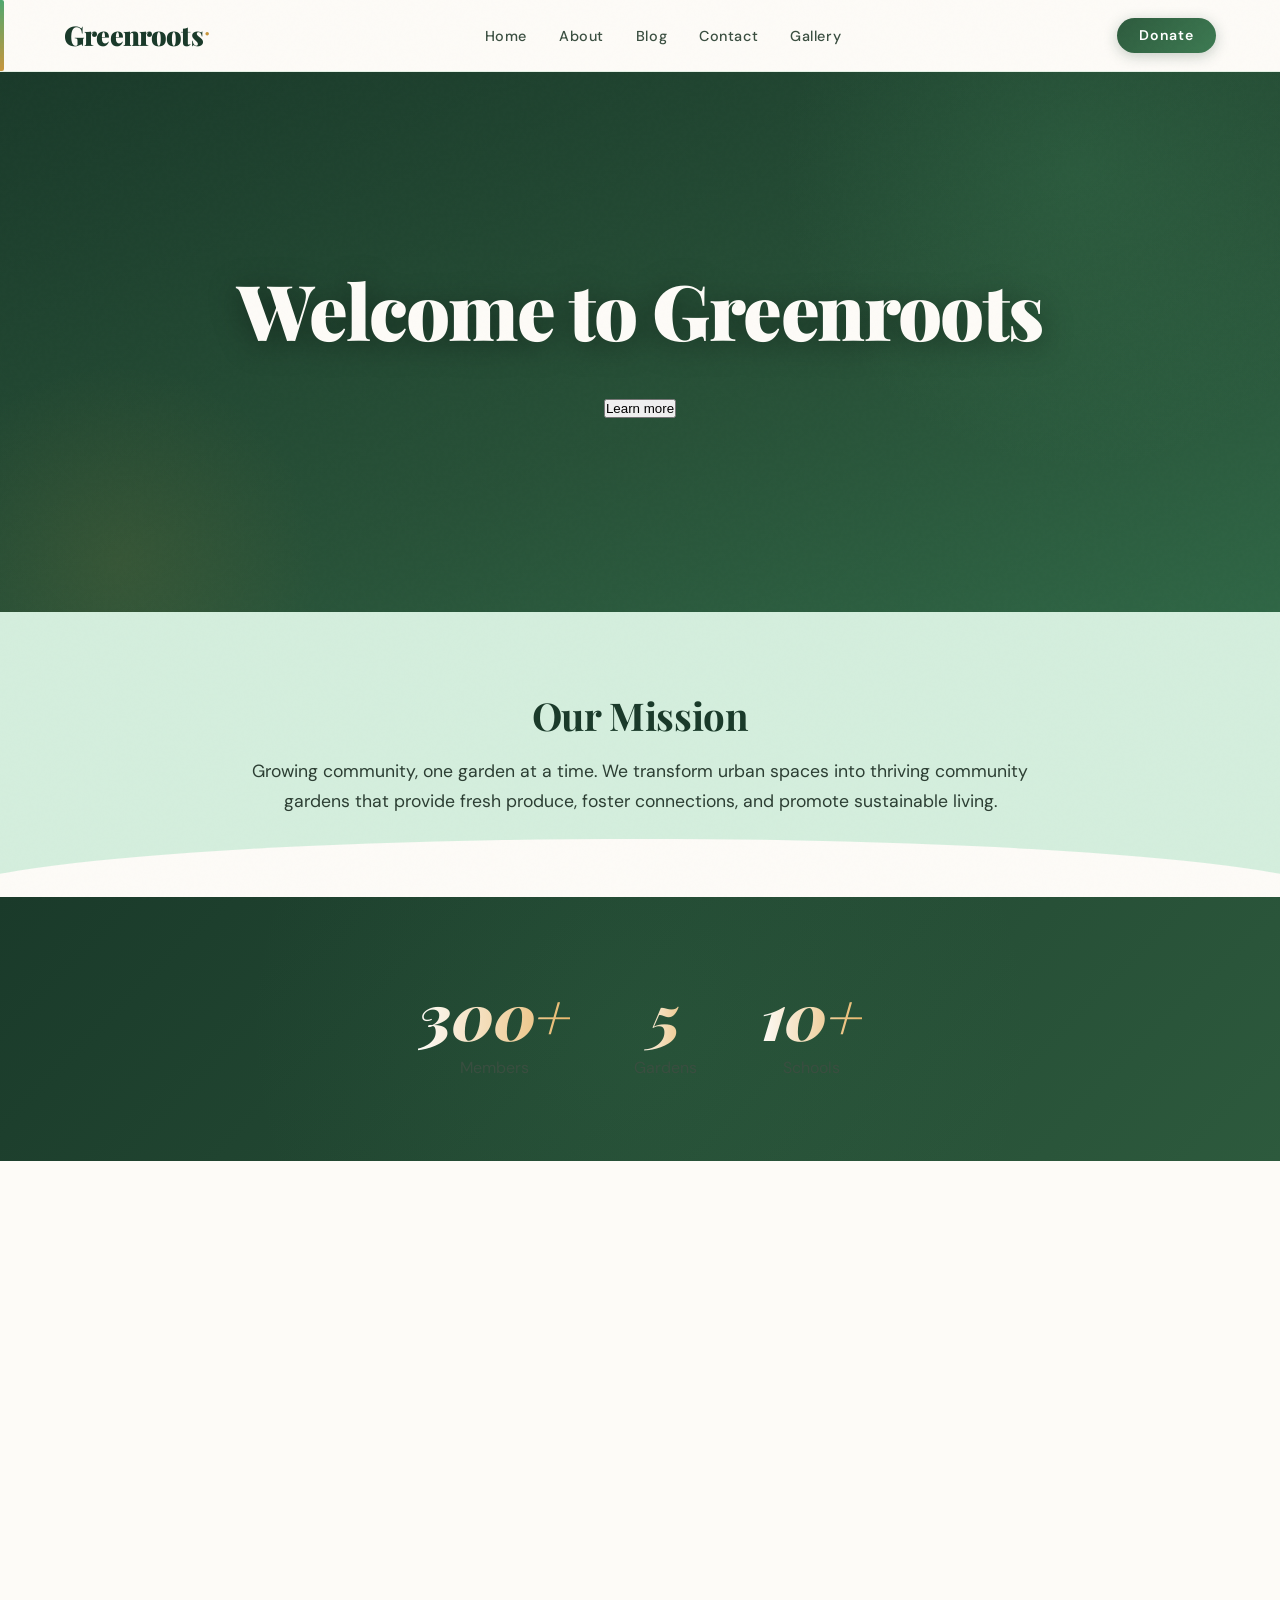
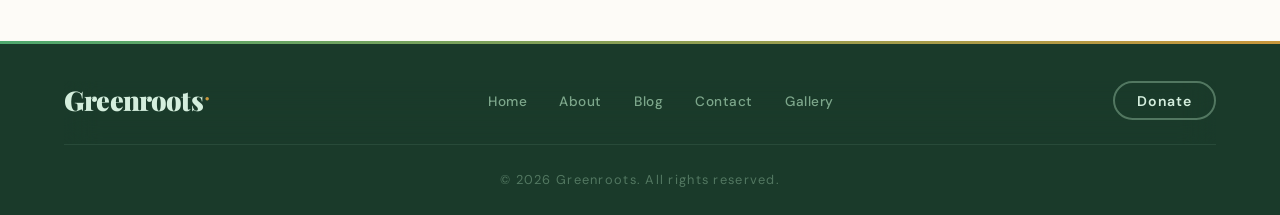
<file: Greenroots web part 2 Lesther ndlovu/Landingpage.html>
<!DOCTYPE html>
<html lang="en">
<head>
    <meta charset="UTF-8">
    <meta name="viewport" content="width=device-width, initial-scale=1.0">
    <title>Home</title>
    <link rel="stylesheet" href="style.css">

</head>
<!-- <body> - Contains the visible content of the webpage -->
<body>
    <!-- <nav class="navbar"> - Defines the navigation section with site menu -->
    <nav class="navbar">
        <!-- <h2 class="logo"> - Heading for the site logo/brand name -->
        <h2 class="logo">Greenroots</h2>
        <!-- <ul class="nav-links"> - Unordered list for navigation links -->
        <ul class="nav-links">
            <!-- <li> - List item for each navigation link -->
            <li><a href="Landingpage.html">Home</a></li>
            <li><a href="About.html">About</a></li>
            <li><a href="Blog.html">Blog</a></li>
            <li><a href="Contact.html">Contact</a></li>
            <li><a href="Gallery.html">Gallery</a></li>
        </ul>
        <!-- <a href="#" class="donate-btn"> - Link to donate page with button styling -->
        <a href="#" class="donate-btn"><button>Donate</button></a>
    
    </nav>

    <div class="welcome-texts">
        <div class="contentss">
        <h1><center>Welcome to Greenroots</center></h1>
        <h2><center><a href="index.html"><button>Learn more</button></a></center></h2>
        </div>
    </div>

    <section class="mission">
        <h2>Our Mission</h2>
        <p>Growing community, one garden at a time. We transform urban spaces into thriving community gardens that provide fresh produce, foster connections, and promote sustainable living.</p>
    </section>

    <section class="quick-stats">
        <div class="stat">
            <h3><center>300+</center>   </h3>
            <p><center>Members</center></p>
        </div>
        <div class="stat">
            <h3><center>5</center></h3>
            <p><center>Gardens</center></p>
        </div>
        <div class="stat">
            <h3><center>10+</center></h3>
            <p><center>Schools</center></p>
        </div>
    </section>

    
  <video autoplay muted loop playsinline class="background-video">
    <source src="Assets/videoplayback.mp4" type="video/mp4">
  </video>






    
        
    
    <footer class="footer">
        <nav class="navbar footer-navbar">
            <h2 class="logo">Greenroots</h2>
            <ul class="nav-links">
                <li><a href="Index.html">Home</a></li>
                <li><a href="About.html">About</a></li>
                <li><a href="Blog.html">Blog</a></li>
                <li><a href="Contact.html">Contact</a></li>
                <li><a href="Gallery.html">Gallery</a></li>
            </ul>
            <a href="#" class="donate-btn"><button>Donate</button></a>
        </nav>
        <p class="copyright">© 2026 Greenroots. All rights reserved.</p>
    </footer>
</body>
</html>
</file>
<file: Greenroots web part 2 Lesther ndlovu/style.css>
/* ============================================================
   GREENROOTS — style.css
   Theme: Organic · Lush · Community · Nature-forward
   Palette: Deep Forest | Fresh Mint | Warm Ivory | Earthy Gold
   ============================================================ */

@import url('https://fonts.googleapis.com/css2?family=Playfair+Display:ital,wght@0,400;0,700;0,900;1,400&family=DM+Sans:wght@300;400;500;600&family=Cormorant+Garamond:ital,wght@0,300;1,300&display=swap');

/* ── CSS Variables ─────────────────────────────────────────── */
:root {
  --forest:       #1a3a2a;
  --deep-green:   #2d5a3d;
  --mid-green:    #3d7a52;
  --bright-green: #4fa86e;
  --mint:         #a8d5b5;
  --pale-mint:    #d4eedd;
  --ivory:        #f7f4ee;
  --warm-white:   #fdfbf7;
  --gold:         #c8963c;
  --gold-light:   #e8b86d;
  --charcoal:     #2c3e33;
  --text-body:    #3a4e40;
  --text-muted:   #6b8572;
  --shadow-green: rgba(45, 90, 61, 0.15);
  --shadow-deep:  rgba(26, 58, 42, 0.25);

  --font-display: 'Playfair Display', Georgia, serif;
  --font-body:    'DM Sans', sans-serif;
  --font-accent:  'Cormorant Garamond', Georgia, serif;

  --radius-sm:    8px;
  --radius-md:    16px;
  --radius-lg:    32px;
  --radius-pill:  999px;

  --transition:   0.35s cubic-bezier(0.4, 0, 0.2, 1);
  --transition-slow: 0.6s cubic-bezier(0.4, 0, 0.2, 1);
}

/* ── Reset & Base ──────────────────────────────────────────── */
*, *::before, *::after {
  box-sizing: border-box;
  margin: 0;
  padding: 0;
}

html {
  scroll-behavior: smooth;
  font-size: 16px;
}

body {
  font-family: var(--font-body);
  background-color: var(--warm-white);
  color: var(--text-body);
  line-height: 1.7;
  overflow-x: hidden;
  cursor: default;
}

/* Subtle grain texture overlay on body */
body::before {
  content: '';
  position: fixed;
  inset: 0;
  background-image: url("data:image/svg+xml,%3Csvg viewBox='0 0 256 256' xmlns='http://www.w3.org/2000/svg'%3E%3Cfilter id='noise'%3E%3CfeTurbulence type='fractalNoise' baseFrequency='0.9' numOctaves='4' stitchTiles='stitch'/%3E%3C/filter%3E%3Crect width='100%25' height='100%25' filter='url(%23noise)' opacity='0.03'/%3E%3C/svg%3E");
  pointer-events: none;
  z-index: 9999;
  opacity: 0.4;
}

/* Scrollbar styling */
::-webkit-scrollbar { width: 6px; }
::-webkit-scrollbar-track { background: var(--ivory); }
::-webkit-scrollbar-thumb {
  background: var(--mid-green);
  border-radius: var(--radius-pill);
}
::-webkit-scrollbar-thumb:hover { background: var(--deep-green); }

/* Selection */
::selection {
  background: var(--mint);
  color: var(--forest);
}

/* ── Typography ────────────────────────────────────────────── */
h1, h2, h3 {
  font-family: var(--font-display);
  color: var(--forest);
  line-height: 1.2;
  letter-spacing: -0.01em;
}

h1 { font-size: clamp(2.2rem, 5vw, 4rem); font-weight: 700; }
h2 { font-size: clamp(1.5rem, 3vw, 2.4rem); font-weight: 700; }
h3 { font-size: clamp(1.1rem, 2vw, 1.5rem); font-weight: 400; font-style: italic; }
h4 { font-family: var(--font-body); font-size: 1rem; font-weight: 600; color: var(--deep-green); letter-spacing: 0.08em; text-transform: uppercase; }

p { color: var(--text-body); max-width: 68ch; }

a {
  color: var(--deep-green);
  text-decoration: none;
  transition: color var(--transition);
}
a:hover { color: var(--bright-green); }

ul { list-style: none; }

img {
  max-width: 100%;
  display: block;
  border-radius: var(--radius-md);
}

/* ── Leaf decoration pseudo-element (reusable concept) ─────── */
.leaf-accent::after {
  content: '🌿';
  display: inline-block;
  margin-left: 0.4em;
  animation: sway 3s ease-in-out infinite;
}

@keyframes sway {
  0%, 100% { transform: rotate(-8deg); }
  50%       { transform: rotate(8deg); }
}

/* ── Page fade-in ──────────────────────────────────────────── */
@keyframes fadeUp {
  from { opacity: 0; transform: translateY(30px); }
  to   { opacity: 1; transform: translateY(0); }
}

@keyframes fadeIn {
  from { opacity: 0; }
  to   { opacity: 1; }
}

@keyframes slideInLeft {
  from { opacity: 0; transform: translateX(-40px); }
  to   { opacity: 1; transform: translateX(0); }
}

@keyframes slideInRight {
  from { opacity: 0; transform: translateX(40px); }
  to   { opacity: 1; transform: translateX(0); }
}

@keyframes scaleIn {
  from { opacity: 0; transform: scale(0.92); }
  to   { opacity: 1; transform: scale(1); }
}

@keyframes float {
  0%, 100% { transform: translateY(0px); }
  50%       { transform: translateY(-10px); }
}

@keyframes shimmer {
  0%   { background-position: -200% center; }
  100% { background-position: 200% center; }
}

@keyframes grow {
  from { transform: scaleX(0); }
  to   { transform: scaleX(1); }
}

@keyframes pulse-green {
  0%, 100% { box-shadow: 0 0 0 0 rgba(79, 168, 110, 0.4); }
  50%       { box-shadow: 0 0 0 12px rgba(79, 168, 110, 0); }
}

/* ── NAVBAR ────────────────────────────────────────────────── */
.navbar {
  display: flex;
  align-items: center;
  justify-content: space-between;
  padding: 1.1rem 5%;
  background: rgba(253, 251, 247, 0.92);
  backdrop-filter: blur(16px);
  -webkit-backdrop-filter: blur(16px);
  border-bottom: 1px solid rgba(168, 213, 181, 0.3);
  position: sticky;
  top: 0;
  z-index: 1000;
  animation: fadeIn 0.6s ease both;
  transition: background var(--transition), box-shadow var(--transition);
}

.navbar:hover {
  box-shadow: 0 4px 32px var(--shadow-green);
}

/* Decorative left border stripe on navbar */
.navbar::before {
  content: '';
  position: absolute;
  left: 0;
  top: 0;
  bottom: 0;
  width: 4px;
  background: linear-gradient(to bottom, var(--bright-green), var(--gold));
  border-radius: 0 2px 2px 0;
}

.logo {
  font-family: var(--font-display);
  font-size: 1.7rem;
  font-weight: 900;
  color: var(--forest);
  letter-spacing: -0.03em;
  position: relative;
  cursor: default;
  transition: color var(--transition);
}

.logo::after {
  content: '●';
  font-size: 0.5rem;
  color: var(--gold);
  vertical-align: super;
  margin-left: 2px;
  animation: pulse-green 2.5s ease-in-out infinite;
}

.logo:hover { color: var(--deep-green); }

.nav-links {
  display: flex;
  gap: 2rem;
  align-items: center;
}

.nav-links li a {
  font-family: var(--font-body);
  font-size: 0.9rem;
  font-weight: 500;
  color: var(--text-body);
  letter-spacing: 0.04em;
  position: relative;
  padding-bottom: 3px;
  transition: color var(--transition);
}

.nav-links li a::after {
  content: '';
  position: absolute;
  bottom: -2px;
  left: 0;
  width: 0;
  height: 2px;
  background: linear-gradient(90deg, var(--bright-green), var(--gold));
  border-radius: var(--radius-pill);
  transition: width var(--transition);
  transform-origin: left;
}

.nav-links li a:hover { color: var(--forest); }
.nav-links li a:hover::after { width: 100%; }

/* Donate button in nav */
.donate-btn button,
.donate-btn > button {
  background: linear-gradient(135deg, var(--deep-green), var(--mid-green));
  color: #fff;
  border: none;
  padding: 0.55rem 1.4rem;
  border-radius: var(--radius-pill);
  font-family: var(--font-body);
  font-size: 0.88rem;
  font-weight: 600;
  cursor: pointer;
  letter-spacing: 0.05em;
  transition: all var(--transition);
  box-shadow: 0 3px 14px var(--shadow-deep);
  position: relative;
  overflow: hidden;
}

.donate-btn button::before {
  content: '';
  position: absolute;
  inset: 0;
  background: linear-gradient(135deg, var(--bright-green), var(--gold));
  opacity: 0;
  transition: opacity var(--transition);
}

.donate-btn button:hover {
  transform: translateY(-2px) scale(1.04);
  box-shadow: 0 6px 24px var(--shadow-deep);
}

.donate-btn button:hover::before { opacity: 1; }

.donate-btn button span,
.donate-btn button { position: relative; z-index: 1; }

/* ── HERO / HOME CONTAINER ─────────────────────────────────── */
.home-container,
.welcome-texts {
  min-height: 60vh;
  background:
    linear-gradient(160deg, rgba(26,58,42,0.88) 0%, rgba(45,90,61,0.72) 60%, rgba(79,168,110,0.4) 100%),
    radial-gradient(ellipse at 20% 50%, var(--forest) 0%, transparent 70%);
  background-color: var(--forest);
  display: flex;
  align-items: center;
  justify-content: center;
  text-align: center;
  padding: 5rem 5%;
  position: relative;
  overflow: hidden;
}

/* Animated leaf particles background */
.home-container::before,
.welcome-texts::before {
  content: '';
  position: absolute;
  width: 600px;
  height: 600px;
  border-radius: 50%;
  background: radial-gradient(circle, rgba(79,168,110,0.15) 0%, transparent 70%);
  top: -200px;
  right: -100px;
  animation: float 8s ease-in-out infinite;
}

.home-container::after,
.welcome-texts::after {
  content: '';
  position: absolute;
  width: 400px;
  height: 400px;
  border-radius: 50%;
  background: radial-gradient(circle, rgba(200,150,60,0.1) 0%, transparent 70%);
  bottom: -150px;
  left: -80px;
  animation: float 10s ease-in-out infinite reverse;
}

.Home-content,
.contentss {
  position: relative;
  z-index: 2;
  animation: fadeUp 1s ease both 0.2s;
}

.hero h1,
.welcome-texts h1 {
  color: var(--warm-white);
  font-size: clamp(2.5rem, 6vw, 5rem);
  font-weight: 900;
  text-shadow: 0 4px 32px rgba(0,0,0,0.4);
  margin-bottom: 1.2rem;
  letter-spacing: -0.02em;
}

.hero p {
  color: var(--pale-mint);
  font-size: clamp(1rem, 2vw, 1.25rem);
  max-width: 60ch;
  margin: 0 auto;
  font-weight: 300;
  opacity: 0.9;
}

/* ── INDEX / HOME PAGE ─────────────────────────────────────── */
.location {
  font-family: var(--font-body);
  font-size: 0.75rem;
  font-weight: 600;
  letter-spacing: 0.25em;
  color: var(--gold-light);
  text-transform: uppercase;
  margin-bottom: 1rem;
  display: block;
}

.dot {
  color: var(--bright-green);
  font-size: 1.2em;
}

/* Join / Learn buttons */
.join-btn button,
.learn-btn button {
  padding: 0.75rem 2rem;
  border-radius: var(--radius-pill);
  font-family: var(--font-body);
  font-weight: 600;
  font-size: 0.95rem;
  cursor: pointer;
  border: none;
  transition: all var(--transition);
  letter-spacing: 0.04em;
}

.join-btn button {
  background: var(--gold);
  color: var(--forest);
  box-shadow: 0 4px 20px rgba(200,150,60,0.4);
}

.join-btn button:hover {
  background: var(--gold-light);
  transform: translateY(-3px);
  box-shadow: 0 8px 30px rgba(200,150,60,0.5);
}

.learn-btn button {
  background: transparent;
  color: var(--pale-mint);
  border: 2px solid rgba(168,213,181,0.5);
}

.learn-btn button:hover {
  background: rgba(168,213,181,0.1);
  border-color: var(--mint);
  transform: translateY(-3px);
}

.divider {
  color: rgba(168,213,181,0.4);
  margin: 0 0.5rem;
  font-size: 1.2rem;
}

/* What we do section */
.what-we-do {
  padding: 6rem 5%;
  background: var(--ivory);
  text-align: center;
  position: relative;
}

.what-we-do::before {
  content: '';
  position: absolute;
  top: 0;
  left: 5%;
  right: 5%;
  height: 1px;
  background: linear-gradient(90deg, transparent, var(--mint), transparent);
}

.what-we-do h2 {
  margin-bottom: 3rem;
  position: relative;
  display: inline-block;
}

.what-we-do h2::after {
  content: '';
  display: block;
  width: 50%;
  height: 3px;
  background: linear-gradient(90deg, var(--bright-green), var(--gold));
  border-radius: var(--radius-pill);
  margin: 0.6rem auto 0;
  animation: grow 1s ease both 0.4s;
  transform-origin: center;
}

.features {
  display: grid;
  grid-template-columns: repeat(auto-fit, minmax(260px, 1fr));
  gap: 2rem;
  max-width: 1100px;
  margin: 0 auto;
}

.feature {
  background: var(--warm-white);
  border-radius: var(--radius-md);
  padding: 2.5rem 2rem;
  border: 1px solid rgba(168,213,181,0.3);
  transition: all var(--transition);
  position: relative;
  overflow: hidden;
  animation: fadeUp 0.8s ease both;
}

.feature::before {
  content: '';
  position: absolute;
  top: 0;
  left: 0;
  right: 0;
  height: 4px;
  background: linear-gradient(90deg, var(--bright-green), var(--gold));
  transform: scaleX(0);
  transform-origin: left;
  transition: transform var(--transition);
  border-radius: var(--radius-sm) var(--radius-sm) 0 0;
}

.feature::after {
  content: '';
  position: absolute;
  bottom: -60px;
  right: -60px;
  width: 140px;
  height: 140px;
  border-radius: 50%;
  background: radial-gradient(circle, rgba(168,213,181,0.15), transparent);
  transition: transform var(--transition-slow);
}

.feature:hover {
  transform: translateY(-8px);
  box-shadow: 0 20px 50px var(--shadow-green);
  border-color: var(--mint);
}

.feature:hover::before { transform: scaleX(1); }
.feature:hover::after  { transform: scale(1.4); }

.feature h3 {
  color: var(--forest);
  margin-bottom: 0.8rem;
  font-style: normal;
  font-weight: 700;
  font-size: 1.2rem;
}

/* Impact / Stats section */
.impact, .quick-stats {
  padding: 5rem 5%;
  background: linear-gradient(135deg, var(--forest) 0%, var(--deep-green) 100%);
  text-align: center;
  position: relative;
  overflow: hidden;
}

.impact::before, .quick-stats::before {
  content: '';
  position: absolute;
  width: 800px;
  height: 800px;
  border-radius: 50%;
  background: radial-gradient(circle, rgba(79,168,110,0.08) 0%, transparent 70%);
  top: 50%;
  left: 50%;
  transform: translate(-50%, -50%);
  animation: float 12s ease-in-out infinite;
}

.impact h2, .quick-stats h2 {
  color: var(--pale-mint);
  margin-bottom: 3rem;
}

.stats, .quick-stats {
  display: flex;
  justify-content: center;
  gap: 4rem;
  flex-wrap: wrap;
}

.stat {
  position: relative;
  animation: scaleIn 0.6s ease both;
}

.stat h3 {
  font-family: var(--font-display);
  font-size: clamp(2.5rem, 5vw, 4rem);
  font-weight: 900;
  color: var(--warm-white);
  /* Shimmer effect */
  background: linear-gradient(90deg, var(--warm-white), var(--gold-light), var(--warm-white));
  background-size: 200% auto;
  -webkit-background-clip: text;
  -webkit-text-fill-color: transparent;
  background-clip: text;
  animation: shimmer 3s linear infinite;
}

.stat p {
  color: var(--mint);
  font-size: 0.85rem;
  font-weight: 500;
  letter-spacing: 0.15em;
  text-transform: uppercase;
  max-width: none;
}

/* Testimonials */
.testimonials {
  padding: 6rem 5%;
  background: var(--warm-white);
  text-align: center;
}

.testimonials h2 {
  margin-bottom: 3rem;
}

.testimonial {
  max-width: 620px;
  margin: 0 auto 2rem;
  padding: 2.5rem;
  background: var(--ivory);
  border-radius: var(--radius-md);
  border-left: 4px solid var(--bright-green);
  position: relative;
  transition: all var(--transition);
  animation: fadeUp 0.8s ease both;
}

.testimonial::before {
  content: '"';
  font-family: var(--font-display);
  font-size: 6rem;
  color: var(--pale-mint);
  position: absolute;
  top: -1rem;
  left: 1.5rem;
  line-height: 1;
  pointer-events: none;
}

.testimonial:hover {
  transform: translateX(6px);
  box-shadow: 0 10px 30px var(--shadow-green);
}

.testimonial p {
  font-family: var(--font-accent);
  font-size: 1.15rem;
  font-style: italic;
  color: var(--charcoal);
  max-width: none;
}

cite {
  display: block;
  margin-top: 1rem;
  font-size: 0.85rem;
  font-family: var(--font-body);
  font-style: normal;
  font-weight: 600;
  color: var(--mid-green);
  letter-spacing: 0.06em;
}

/* ── MISSION SECTION ───────────────────────────────────────── */
.mission {
  padding: 5rem 5%;
  background: var(--pale-mint);
  text-align: center;
  position: relative;
  overflow: hidden;
}

.mission::after {
  content: '';
  position: absolute;
  bottom: -2px;
  left: 0;
  right: 0;
  height: 60px;
  background: var(--warm-white);
  clip-path: ellipse(55% 100% at 50% 100%);
}

.mission h2 { margin-bottom: 1.2rem; }
.mission p  { margin: 0 auto; font-size: 1.1rem; color: var(--charcoal); max-width: 70ch; }

/* ── ABOUT PAGE ────────────────────────────────────────────── */
.about-container {
  padding: 4rem 5% 6rem;
  animation: fadeUp 0.8s ease both;
}

.about-details {
  max-width: 860px;
  margin: 0 auto;
  background: var(--warm-white);
  border-radius: var(--radius-lg);
  padding: 3.5rem 4rem;
  box-shadow: 0 8px 60px var(--shadow-green);
  border: 1px solid rgba(168,213,181,0.25);
}

.about-details h1 {
  font-size: 2.8rem;
  color: var(--forest);
  margin-bottom: 1.5rem;
  border-bottom: 3px solid var(--pale-mint);
  padding-bottom: 1rem;
}

.about-details h2 {
  color: var(--deep-green);
  margin: 2.5rem 0 0.8rem;
  font-size: 1.5rem;
  position: relative;
  padding-left: 1rem;
}

.about-details h2::before {
  content: '';
  position: absolute;
  left: 0;
  top: 0.2em;
  bottom: 0.2em;
  width: 4px;
  background: linear-gradient(to bottom, var(--bright-green), var(--gold));
  border-radius: var(--radius-pill);
}

.about-details p {
  color: var(--text-body);
  margin-bottom: 1rem;
  line-height: 1.8;
}

.about-details ul {
  margin: 0.8rem 0 1rem 0;
}

.about-details ul li {
  position: relative;
  padding-left: 1.5rem;
  margin-bottom: 0.5rem;
  color: var(--text-body);
}

.about-details ul li::before {
  content: '▸';
  position: absolute;
  left: 0;
  color: var(--bright-green);
  font-size: 0.9rem;
}

/* Team section */
.team {
  display: grid;
  grid-template-columns: repeat(auto-fit, minmax(220px, 1fr));
  gap: 1.5rem;
  margin-top: 1.5rem;
}

.team-member {
  background: var(--ivory);
  border-radius: var(--radius-md);
  padding: 2rem 1.5rem;
  text-align: center;
  border: 1px solid rgba(168,213,181,0.3);
  transition: all var(--transition);
  position: relative;
  overflow: hidden;
}

.team-member::after {
  content: '🌱';
  position: absolute;
  bottom: 0.8rem;
  right: 0.8rem;
  font-size: 1.5rem;
  opacity: 0.3;
  transition: opacity var(--transition), transform var(--transition);
}

.team-member:hover {
  transform: translateY(-6px);
  box-shadow: 0 16px 40px var(--shadow-green);
  border-color: var(--mint);
}

.team-member:hover::after {
  opacity: 0.8;
  transform: scale(1.3) rotate(15deg);
}

.team-member h3 {
  color: var(--forest);
  font-style: normal;
  font-size: 1.1rem;
  font-weight: 700;
  margin-bottom: 0.3rem;
}

.team-member p:first-of-type {
  color: var(--mid-green);
  font-size: 0.85rem;
  font-weight: 600;
  letter-spacing: 0.05em;
  text-transform: uppercase;
  margin-bottom: 0.7rem;
}

/* ── BLOG PAGE ─────────────────────────────────────────────── */
.blog-container {
  max-width: 1100px;
  margin: 0 auto;
  padding: 4rem 5% 6rem;
}

.blog-intro {
  background: linear-gradient(135deg, var(--forest), var(--deep-green));
  color: var(--warm-white);
  border-radius: var(--radius-lg);
  padding: 3.5rem 3.5rem;
  margin-bottom: 3.5rem;
  position: relative;
  overflow: hidden;
  animation: fadeUp 0.8s ease both;
}

.blog-intro::before {
  content: '';
  position: absolute;
  top: -50px;
  right: -50px;
  width: 250px;
  height: 250px;
  border-radius: 50%;
  background: radial-gradient(circle, rgba(168,213,181,0.12), transparent);
  animation: float 8s ease-in-out infinite;
}

.blog-intro h1 {
  color: var(--warm-white);
  margin-bottom: 1rem;
}

.blog-intro h2 {
  color: var(--mint);
  margin: 2rem 0 1rem;
  font-size: 1.2rem;
}

.blog-intro p {
  color: rgba(212,238,221,0.85);
  max-width: 60ch;
}

.blog-intro ul { margin-top: 1rem; }
.blog-intro ul li {
  color: var(--pale-mint);
  padding-left: 1.2rem;
  margin-bottom: 0.4rem;
  position: relative;
}
.blog-intro ul li::before {
  content: '●';
  position: absolute;
  left: 0;
  color: var(--gold-light);
  font-size: 0.5rem;
  top: 0.6rem;
}

.blog-intro ul li h4 {
  color: var(--gold-light);
  display: inline;
  font-size: 0.95rem;
}

.blog-posts {
  display: grid;
  grid-template-columns: repeat(auto-fit, minmax(300px, 1fr));
  gap: 2rem;
}

.blog-post {
  background: var(--warm-white);
  border-radius: var(--radius-md);
  padding: 2.2rem;
  border: 1px solid rgba(168,213,181,0.25);
  transition: all var(--transition);
  position: relative;
  overflow: hidden;
  animation: fadeUp 0.8s ease both;
}

.blog-post::before {
  content: '';
  position: absolute;
  bottom: 0;
  left: 0;
  right: 0;
  height: 4px;
  background: linear-gradient(90deg, var(--bright-green), var(--gold));
  transform: scaleX(0);
  transform-origin: left;
  transition: transform var(--transition);
}

.blog-post:hover {
  transform: translateY(-6px);
  box-shadow: 0 20px 50px var(--shadow-green);
  border-color: var(--mint);
}

.blog-post:hover::before { transform: scaleX(1); }

.blog-post h2 {
  font-size: 1.25rem;
  color: var(--forest);
  margin-bottom: 0.5rem;
  transition: color var(--transition);
}

.blog-post:hover h2 { color: var(--deep-green); }

.post-date {
  font-size: 0.78rem;
  color: var(--text-muted);
  font-weight: 500;
  letter-spacing: 0.08em;
  text-transform: uppercase;
  margin-bottom: 1rem;
  max-width: none;
}

.read-more {
  display: inline-block;
  margin-top: 1.2rem;
  color: var(--deep-green);
  font-weight: 600;
  font-size: 0.88rem;
  letter-spacing: 0.05em;
  position: relative;
  padding-bottom: 2px;
}

.read-more::after {
  content: ' →';
  display: inline-block;
  transition: transform var(--transition);
}

.read-more:hover::after { transform: translateX(5px); }

.blog-post ol {
  margin: 1rem 0 0 1.2rem;
  color: var(--text-body);
}

.blog-post ol li { margin-bottom: 0.3rem; }

/* ── CONTACT PAGE ──────────────────────────────────────────── */
.contact-container {
  max-width: 900px;
  margin: 0 auto;
  padding: 4rem 5% 6rem;
  animation: fadeUp 0.8s ease both;
}

.contact-intro {
  text-align: center;
  padding: 3rem 0 2rem;
}

.contact-intro h1 { margin-bottom: 1rem; }

.contact-details,
.map-section,
.contact-form-section {
  background: var(--warm-white);
  border-radius: var(--radius-md);
  padding: 2.5rem;
  margin-bottom: 2rem;
  border: 1px solid rgba(168,213,181,0.25);
  transition: box-shadow var(--transition);
}

.contact-details:hover,
.map-section:hover,
.contact-form-section:hover {
  box-shadow: 0 12px 40px var(--shadow-green);
}

.contact-details h2,
.map-section h2,
.contact-form-section h2 {
  color: var(--deep-green);
  margin-bottom: 1.2rem;
}

.contact-details ul { margin: 1rem 0; }
.contact-details ul li {
  padding: 0.4rem 0;
  color: var(--text-body);
  border-bottom: 1px solid rgba(168,213,181,0.2);
  transition: color var(--transition);
}
.contact-details ul li:last-child { border-bottom: none; }
.contact-details ul li:hover { color: var(--deep-green); }

.map-placeholder {
  background: var(--pale-mint);
  border-radius: var(--radius-md);
  padding: 4rem 2rem;
  text-align: center;
  color: var(--mid-green);
  font-style: italic;
  border: 2px dashed rgba(168,213,181,0.6);
  margin-top: 1rem;
}

/* Contact Form */
.contact-form {
  display: flex;
  flex-direction: column;
  gap: 1.2rem;
}

.contact-form label {
  font-size: 0.85rem;
  font-weight: 600;
  color: var(--deep-green);
  letter-spacing: 0.06em;
  text-transform: uppercase;
  margin-bottom: -0.5rem;
}

.contact-form input,
.contact-form textarea {
  width: 100%;
  padding: 0.9rem 1.2rem;
  border: 1.5px solid rgba(168,213,181,0.4);
  border-radius: var(--radius-sm);
  background: var(--ivory);
  font-family: var(--font-body);
  font-size: 0.95rem;
  color: var(--charcoal);
  transition: all var(--transition);
  outline: none;
}

.contact-form input::placeholder,
.contact-form textarea::placeholder {
  color: var(--text-muted);
}

.contact-form input:focus,
.contact-form textarea:focus {
  border-color: var(--bright-green);
  background: var(--warm-white);
  box-shadow: 0 0 0 4px rgba(79,168,110,0.12);
}

.contact-form textarea {
  min-height: 140px;
  resize: vertical;
}

.contact-form button[type="submit"] {
  padding: 0.9rem 2.5rem;
  background: linear-gradient(135deg, var(--deep-green), var(--mid-green));
  color: var(--warm-white);
  border: none;
  border-radius: var(--radius-pill);
  font-family: var(--font-body);
  font-size: 0.95rem;
  font-weight: 600;
  cursor: pointer;
  letter-spacing: 0.05em;
  transition: all var(--transition);
  box-shadow: 0 4px 18px var(--shadow-deep);
  align-self: flex-start;
}

.contact-form button[type="submit"]:hover {
  background: linear-gradient(135deg, var(--forest), var(--deep-green));
  transform: translateY(-2px);
  box-shadow: 0 8px 28px var(--shadow-deep);
}

/* ── GALLERY PAGE ──────────────────────────────────────────── */
body > h1:first-of-type,
.gallery-container ~ h1 {
  text-align: center;
  padding: 3rem 5% 1rem;
  font-size: 2.5rem;
}

.gallery-container {
  display: grid;
  grid-template-columns: repeat(auto-fill, minmax(280px, 1fr));
  gap: 1.5rem;
  padding: 2rem 5% 5rem;
  max-width: 1400px;
  margin: 0 auto;
}

.gallery-item {
  position: relative;
  border-radius: var(--radius-md);
  overflow: hidden;
  background: var(--ivory);
  box-shadow: 0 4px 20px var(--shadow-green);
  cursor: pointer;
  transition: all var(--transition);
  animation: scaleIn 0.6s ease both;
}

.gallery-item:nth-child(1) { animation-delay: 0.05s; }
.gallery-item:nth-child(2) { animation-delay: 0.10s; }
.gallery-item:nth-child(3) { animation-delay: 0.15s; }
.gallery-item:nth-child(4) { animation-delay: 0.20s; }
.gallery-item:nth-child(5) { animation-delay: 0.25s; }
.gallery-item:nth-child(6) { animation-delay: 0.30s; }
.gallery-item:nth-child(7) { animation-delay: 0.35s; }
.gallery-item:nth-child(8) { animation-delay: 0.40s; }

.gallery-item img {
  width: 100%;
  height: 220px;
  object-fit: cover;
  border-radius: 0;
  display: block;
  transition: transform var(--transition-slow);
}

.gallery-item p {
  padding: 0.9rem 1.1rem;
  font-size: 0.88rem;
  color: var(--text-muted);
  font-style: italic;
  max-width: none;
  background: var(--warm-white);
  transition: color var(--transition);
}

.gallery-item::after {
  content: '';
  position: absolute;
  inset: 0;
  background: linear-gradient(to top, rgba(26,58,42,0.7) 0%, transparent 60%);
  opacity: 0;
  transition: opacity var(--transition);
  border-radius: var(--radius-md);
}

.gallery-item:hover {
  transform: translateY(-8px) scale(1.02);
  box-shadow: 0 24px 60px var(--shadow-deep);
}

.gallery-item:hover img    { transform: scale(1.08); }
.gallery-item:hover::after { opacity: 1; }
.gallery-item:hover p      { color: var(--deep-green); }

/* Gallery heading styling */
body > h1 {
  font-family: var(--font-display);
  color: var(--forest);
  text-align: center;
  padding: 3rem 5% 0.5rem;
}

body > p {
  text-align: center;
  padding: 0 5%;
  margin: 0 auto 2rem;
  color: var(--text-muted);
}

/* Marquee (Gallery heading animation) */
marquee { color: var(--deep-green); }

/* ── DONATE PAGE ───────────────────────────────────────────── */
.donate-container {
  max-width: 1100px;
  margin: 0 auto;
  padding: 4rem 5% 6rem;
}

.donation-options {
  display: grid;
  grid-template-columns: repeat(auto-fit, minmax(280px, 1fr));
  gap: 2rem;
  margin-bottom: 3rem;
}

.card {
  background: var(--warm-white);
  border-radius: var(--radius-md);
  padding: 2.5rem;
  border: 1px solid rgba(168,213,181,0.25);
  transition: all var(--transition);
  position: relative;
  overflow: hidden;
  animation: fadeUp 0.8s ease both;
}

.card::before {
  content: '';
  position: absolute;
  top: 0;
  left: 0;
  right: 0;
  height: 5px;
  background: linear-gradient(90deg, var(--bright-green), var(--gold), var(--bright-green));
  background-size: 200% auto;
  transition: background-position var(--transition-slow);
}

.card:hover {
  transform: translateY(-6px);
  box-shadow: 0 20px 50px var(--shadow-green);
  border-color: var(--mint);
}

.card:hover::before {
  background-position: right center;
}

.card h2 {
  color: var(--forest);
  margin-bottom: 1rem;
  font-size: 1.4rem;
}

.card ul {
  margin: 1rem 0 1.5rem;
}

.card ul li {
  padding: 0.35rem 0 0.35rem 1.4rem;
  position: relative;
  color: var(--text-body);
  font-size: 0.95rem;
  border-bottom: 1px dashed rgba(168,213,181,0.35);
}

.card ul li:last-child { border-bottom: none; }

.card ul li::before {
  content: '✓';
  position: absolute;
  left: 0;
  color: var(--bright-green);
  font-weight: 700;
}

/* Donate buttons inside cards */
.donate-button {
  display: inline-block;
  padding: 0.75rem 1.8rem;
  background: linear-gradient(135deg, var(--deep-green), var(--mid-green));
  color: var(--warm-white) !important;
  border-radius: var(--radius-pill);
  font-family: var(--font-body);
  font-weight: 600;
  font-size: 0.9rem;
  letter-spacing: 0.05em;
  transition: all var(--transition);
  box-shadow: 0 4px 16px var(--shadow-deep);
  margin-top: 0.5rem;
}

.donate-button:hover {
  background: linear-gradient(135deg, var(--bright-green), var(--gold));
  color: var(--forest) !important;
  transform: translateY(-2px) scale(1.04);
  box-shadow: 0 8px 28px var(--shadow-deep);
}

/* Donate form card */
.donate-form {
  background: linear-gradient(135deg, var(--forest), var(--deep-green));
  color: var(--warm-white);
  position: relative;
  overflow: hidden;
}

.donate-form::before { display: none; }

.donate-form::after {
  content: '';
  position: absolute;
  top: -80px;
  right: -80px;
  width: 300px;
  height: 300px;
  border-radius: 50%;
  background: radial-gradient(circle, rgba(168,213,181,0.1), transparent);
  animation: float 10s ease-in-out infinite;
}

.donate-form h2 { color: var(--pale-mint); margin-bottom: 1rem; }
.donate-form p   { color: rgba(212,238,221,0.85); max-width: none; margin-bottom: 0.6rem; }
.donate-form strong { color: var(--gold-light); }

/* ── FOOTER ────────────────────────────────────────────────── */
.footer {
  background: var(--forest);
  padding: 2.5rem 5% 1.5rem;
  position: relative;
  overflow: hidden;
}

.footer::before {
  content: '';
  position: absolute;
  top: 0;
  left: 0;
  right: 0;
  height: 3px;
  background: linear-gradient(90deg, var(--bright-green), var(--gold), var(--bright-green));
  background-size: 200% auto;
  animation: shimmer 4s linear infinite;
}

.footer-navbar {
  position: relative;
  z-index: 1;
  background: transparent;
  border-bottom: none;
  box-shadow: none;
  padding: 0 0 1.5rem;
  animation: none;
}

.footer-navbar::before { display: none; }

.footer-navbar:hover { box-shadow: none; }

.footer .logo { color: var(--pale-mint); }
.footer .logo:hover { color: var(--mint); }

.footer .nav-links li a {
  color: rgba(168,213,181,0.7);
  font-size: 0.85rem;
}

.footer .nav-links li a:hover { color: var(--pale-mint); }
.footer .nav-links li a::after { background: var(--gold-light); }

.footer .donate-btn button {
  background: transparent;
  border: 2px solid rgba(168,213,181,0.4);
  color: var(--pale-mint);
  box-shadow: none;
}

.footer .donate-btn button:hover {
  background: rgba(168,213,181,0.1);
  border-color: var(--mint);
  transform: translateY(-2px);
  box-shadow: 0 4px 16px rgba(0,0,0,0.3);
}

.copyright {
  text-align: center;
  color: rgba(168,213,181,0.4);
  font-size: 0.8rem;
  letter-spacing: 0.1em;
  padding-top: 1.5rem;
  border-top: 1px solid rgba(168,213,181,0.1);
  max-width: none;
}

/* ── VIDEO BACKGROUND (Landingpage) ────────────────────────── */
.background-video {
  width: 100%;
  height: 480px;
  object-fit: cover;
  display: block;
  border-radius: 0;
  position: relative;
  z-index: 0;
}

/* ── UTILITY CLASSES ───────────────────────────────────────── */
center { display: block; text-align: center; }
strong { color: var(--deep-green); }
b      { color: var(--deep-green); }

/* Scrolled-into-view fade animation */
@supports (animation-timeline: scroll()) {
  .feature,
  .blog-post,
  .card,
  .team-member,
  .gallery-item {
    animation: fadeUp linear both;
    animation-timeline: view();
    animation-range: entry 0% entry 25%;
  }
}

/* ════════════════════════════════════════════════════════════
   HAMBURGER MENU  (mobile nav toggle — pure CSS + checkbox)
   ════════════════════════════════════════════════════════════ */
.nav-toggle {
  display: none; /* hidden checkbox */
}

.nav-hamburger {
  display: none;
  flex-direction: column;
  justify-content: center;
  gap: 5px;
  width: 38px;
  height: 38px;
  cursor: pointer;
  padding: 6px;
  border-radius: var(--radius-sm);
  transition: background var(--transition);
  z-index: 1100;
  flex-shrink: 0;
}

.nav-hamburger:hover { background: rgba(168,213,181,0.15); }

.nav-hamburger span {
  display: block;
  height: 2px;
  background: var(--forest);
  border-radius: var(--radius-pill);
  transition: all var(--transition);
  transform-origin: center;
}

/* Animate burger → X */
.nav-toggle:checked ~ .navbar .nav-hamburger span:nth-child(1) {
  transform: translateY(7px) rotate(45deg);
}
.nav-toggle:checked ~ .navbar .nav-hamburger span:nth-child(2) {
  opacity: 0;
  transform: scaleX(0);
}
.nav-toggle:checked ~ .navbar .nav-hamburger span:nth-child(3) {
  transform: translateY(-7px) rotate(-45deg);
}

/* ════════════════════════════════════════════════════════════
   RESPONSIVE — MOBILE-FIRST BREAKPOINTS
   320px  → tiny phones
   480px  → large phones
   640px  → small tablets / landscape phones
   768px  → tablets
   1024px → small laptops / landscape tablets
   1280px → standard desktops
   1400px → wide / large desktops
   ════════════════════════════════════════════════════════════ */

/* ── 1400px+ : Wide desktops ────────────────────────────────── */
@media (min-width: 1400px) {
  .features         { grid-template-columns: repeat(3, 1fr); }
  .blog-posts       { grid-template-columns: repeat(3, 1fr); }
  .donation-options { grid-template-columns: repeat(3, 1fr); }
  .gallery-container {
    grid-template-columns: repeat(4, 1fr);
    padding: 2rem 6% 6rem;
  }
  .about-container,
  .blog-container,
  .contact-container,
  .donate-container {
    max-width: 1200px;
    padding-left: 6%;
    padding-right: 6%;
  }
  .navbar { padding: 1.2rem 6%; }
}

/* ── 1024px–1279px : Small laptops ─────────────────────────── */
@media (min-width: 1024px) and (max-width: 1279px) {
  .gallery-container { grid-template-columns: repeat(3, 1fr); }
}

/* ── max-width: 1024px : Tablets landscape & small laptops ─── */
@media (max-width: 1024px) {
  .features         { grid-template-columns: repeat(2, 1fr); }
  .gallery-container { grid-template-columns: repeat(3, 1fr); }
  .team             { grid-template-columns: repeat(2, 1fr); }

  .about-details {
    padding: 3rem 2.5rem;
  }

  .impact, .quick-stats {
    padding: 4rem 5%;
  }

  .stats {
    gap: 3rem;
  }
}

/* ── max-width: 768px : Tablets portrait ───────────────────── */
@media (max-width: 768px) {

  /* — Navbar becomes hamburger — */
  .nav-hamburger { display: flex; }

  .navbar {
    flex-wrap: nowrap;
    align-items: center;
    justify-content: space-between;
    padding: 0.9rem 4%;
    gap: 0;
  }

  /* Nav links collapse into a dropdown */
  .nav-links {
    display: none;
    position: absolute;
    top: 100%;
    left: 0;
    right: 0;
    background: rgba(253, 251, 247, 0.98);
    backdrop-filter: blur(20px);
    -webkit-backdrop-filter: blur(20px);
    flex-direction: column;
    align-items: center;
    gap: 0;
    padding: 0;
    border-top: 1px solid rgba(168,213,181,0.3);
    border-bottom: 3px solid var(--bright-green);
    box-shadow: 0 12px 40px var(--shadow-green);
    z-index: 999;
    animation: fadeUp 0.3s ease both;
  }

  .nav-links li {
    width: 100%;
    text-align: center;
  }

  .nav-links li a {
    display: block;
    padding: 1rem 1.5rem;
    font-size: 1rem;
    border-bottom: 1px solid rgba(168,213,181,0.15);
    transition: background var(--transition), color var(--transition);
  }

  .nav-links li a:hover {
    background: rgba(168,213,181,0.12);
  }

  .nav-links li:last-child a { border-bottom: none; }

  /* Toggle nav open via checkbox */
  .nav-toggle:checked ~ .navbar .nav-links,
  .nav-toggle:checked + .navbar .nav-links {
    display: flex;
  }

  /* Hide donate btn in nav on mobile (use footer or page CTA) */
  .navbar > .donate-btn { display: none; }

  /* — Typography — */
  h1 { font-size: clamp(1.8rem, 7vw, 2.8rem); }
  h2 { font-size: clamp(1.3rem, 5vw, 2rem); }
  h3 { font-size: clamp(1rem, 4vw, 1.3rem); }

  /* — Hero / Home container — */
  .home-container,
  .welcome-texts {
    min-height: 45vh;
    padding: 3.5rem 5%;
  }

  .hero p { font-size: 1rem; }

  /* — Sections — */
  .what-we-do,
  .mission,
  .testimonials {
    padding: 4rem 5%;
  }

  .features {
    grid-template-columns: 1fr;
    gap: 1.5rem;
  }

  /* — Impact / Stats — */
  .impact, .quick-stats {
    padding: 3.5rem 5%;
  }

  .stats,
  .quick-stats {
    flex-direction: row;
    flex-wrap: wrap;
    gap: 2rem;
    justify-content: center;
  }

  .stat { min-width: 120px; text-align: center; }

  /* — About — */
  .about-container { padding: 2.5rem 4% 4rem; }
  .about-details   { padding: 2.5rem 1.8rem; border-radius: var(--radius-md); }
  .team            { grid-template-columns: 1fr 1fr; gap: 1rem; }

  /* — Blog — */
  .blog-container { padding: 2.5rem 4% 4rem; }
  .blog-intro     { padding: 2.5rem 2rem; border-radius: var(--radius-md); }
  .blog-posts     { grid-template-columns: 1fr; }

  /* — Contact — */
  .contact-container { padding: 2.5rem 4% 4rem; }
  .contact-details,
  .map-section,
  .contact-form-section { padding: 2rem 1.5rem; }

  /* — Donate — */
  .donate-container { padding: 2.5rem 4% 4rem; }
  .donation-options { grid-template-columns: 1fr; }
  .card             { padding: 2rem 1.8rem; }

  /* — Gallery — */
  .gallery-container { grid-template-columns: repeat(2, 1fr); gap: 1rem; padding: 1.5rem 4% 4rem; }
  .gallery-item img  { height: 180px; }

  /* — Footer — */
  .footer { padding: 2rem 4% 1.2rem; }

  .footer-navbar {
    flex-direction: column;
    align-items: center;
    gap: 1.2rem;
    text-align: center;
    padding-bottom: 1.2rem;
  }

  .footer .nav-links {
    display: flex;
    position: static;
    flex-direction: row;
    flex-wrap: wrap;
    justify-content: center;
    gap: 0.8rem 1.5rem;
    border: none;
    box-shadow: none;
    background: transparent;
    animation: none;
    padding: 0;
  }

  .footer .nav-links li { width: auto; text-align: center; }
  .footer .nav-links li a { padding: 0.3rem 0; border-bottom: none; font-size: 0.85rem; }
  .footer .donate-btn { display: block !important; }

  /* — Video — */
  .background-video { height: 280px; }

  /* — Testimonial — */
  .testimonial { padding: 2rem 1.5rem; }
  .testimonial::before { font-size: 4rem; }

  /* — Join/Learn buttons — */
  .join-btn button,
  .learn-btn button { padding: 0.7rem 1.5rem; font-size: 0.9rem; }
}

/* ── max-width: 640px : Large phones landscape ──────────────── */
@media (max-width: 640px) {
  .gallery-container { grid-template-columns: repeat(2, 1fr); }
  .team              { grid-template-columns: 1fr; }

  .about-details h1  { font-size: 2rem; }
  .blog-intro h1     { font-size: 1.8rem; }

  .contact-form button[type="submit"] { width: 100%; text-align: center; }

  .stats, .quick-stats { gap: 1.5rem; }
  .stat h3 { font-size: 2.5rem; }
}

/* ── max-width: 480px : Standard phones ─────────────────────── */
@media (max-width: 480px) {
  html { font-size: 15px; }

  h1 { font-size: clamp(1.6rem, 8vw, 2.2rem); }
  h2 { font-size: clamp(1.2rem, 6vw, 1.7rem); }

  /* Nav */
  .logo { font-size: 1.4rem; }

  /* Hero */
  .home-container,
  .welcome-texts {
    min-height: 40vh;
    padding: 3rem 5%;
  }

  /* Cards & containers */
  .card              { padding: 1.8rem 1.4rem; }
  .about-details     { padding: 2rem 1.2rem; border-radius: var(--radius-md); }
  .blog-intro        { padding: 2rem 1.4rem; }
  .blog-post         { padding: 1.8rem 1.4rem; }

  /* Single column everything */
  .gallery-container { grid-template-columns: 1fr; gap: 1rem; }
  .gallery-item img  { height: 200px; }
  .donation-options  { grid-template-columns: 1fr; }
  .features          { grid-template-columns: 1fr; }
  .team              { grid-template-columns: 1fr; }
  .blog-posts        { grid-template-columns: 1fr; }

  /* Stats */
  .stats, .quick-stats {
    flex-direction: column;
    align-items: center;
    gap: 1.5rem;
  }
  .stat h3 { font-size: 3rem; }

  /* Contact form */
  .contact-form button[type="submit"] { width: 100%; }

  /* Donate button full width */
  .donate-button { display: block; text-align: center; width: 100%; }

  /* Video */
  .background-video { height: 200px; }

  /* Footer stacked */
  .footer .nav-links { gap: 0.6rem 1rem; }

  /* Section padding */
  .what-we-do,
  .mission,
  .testimonials,
  .impact,
  .quick-stats { padding: 3rem 5%; }
}

/* ── max-width: 360px : Very small / old phones ─────────────── */
@media (max-width: 360px) {
  html { font-size: 14px; }

  .navbar  { padding: 0.8rem 4%; }
  .logo    { font-size: 1.25rem; }

  .card    { padding: 1.5rem 1.1rem; }
  .feature { padding: 1.8rem 1.2rem; }

  .blog-intro  { padding: 1.8rem 1.2rem; }
  .blog-post   { padding: 1.5rem 1.1rem; }

  .about-details { padding: 1.8rem 1rem; }

  .home-container,
  .welcome-texts { padding: 2.5rem 4%; min-height: 35vh; }

  .gallery-container { padding: 1rem 4% 3rem; }

  .footer-navbar { gap: 1rem; }
  .footer .nav-links { gap: 0.5rem 0.8rem; }

  .contact-details,
  .map-section,
  .contact-form-section { padding: 1.5rem 1rem; }
}

/* ── Reduced motion preference ──────────────────────────────── */
@media (prefers-reduced-motion: reduce) {
  *,
  *::before,
  *::after {
    animation-duration: 0.01ms !important;
    animation-iteration-count: 1 !important;
    transition-duration: 0.01ms !important;
  }
}

/* ── Touch devices — remove hover transforms (avoid sticky states) ── */
@media (hover: none) and (pointer: coarse) {
  .feature:hover,
  .card:hover,
  .blog-post:hover,
  .gallery-item:hover,
  .team-member:hover,
  .testimonial:hover {
    transform: none;
    box-shadow: 0 4px 20px var(--shadow-green);
  }

  .gallery-item:hover img { transform: none; }

  .donate-btn button:hover,
  .join-btn button:hover,
  .learn-btn button:hover,
  .contact-form button[type="submit"]:hover,
  .donate-button:hover {
    transform: none;
  }
}
</file>
